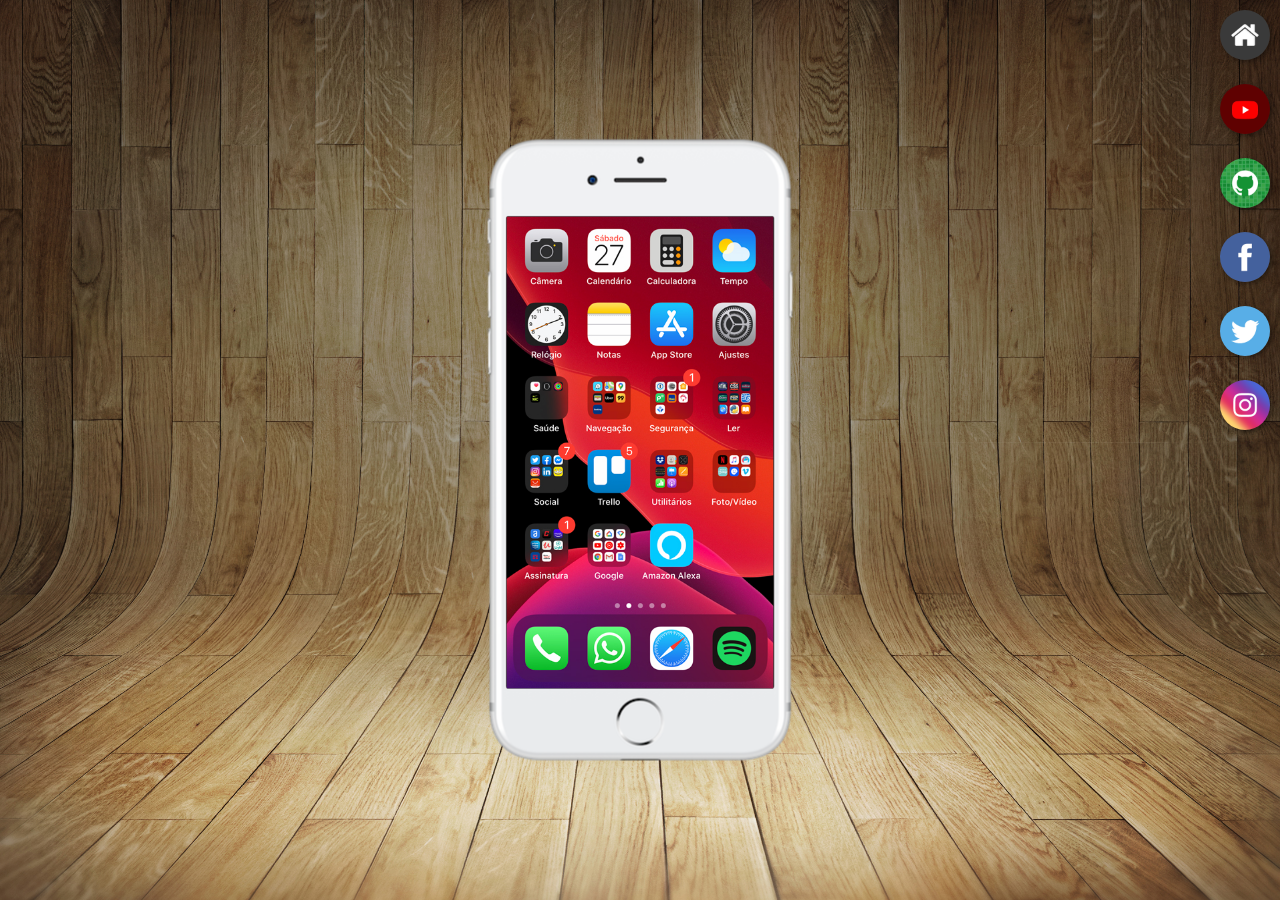
<file: index.html>
<!DOCTYPE html>
<html lang="pt-pt">
<head>
    <meta charset="UTF-8">
    <meta name="viewport" content="width=device-width, initial-scale=1.0">
    <link rel="shortcut icon" href="Simpleicons-Team-Simple-Nike.512.png" type="image/x-icon">
    <title>Projeto redes sociais</title>
    <link rel="stylesheet" href="estilos/style.css">
</head>
<body>
    <main>
        <section id="telefone">
            <iframe src="home.html" name="tela" id="tela" frameborder="0">
                navegador não é compatível com isso
            </iframe>
        </section>
        <section id="redes-sociais">
            <a href="home.html" target="tela"><img src="imagens/logo-home.jpg" alt="home"></a>
            <br>
            <a href="youtube.html" target="tela"><img src="imagens/logo-youtube.jpg" alt="youtube"></a>
            <br>
            <a href="github.html" target="tela"><img src="imagens/logo-github.jpg" alt="github"></a>
            <br>
            <a href="facebook.html" target="tela"><img src="imagens/logo-facebook.jpg" alt="facebook"></a>
            <br>
            <a href="twitter.html" target="tela"><img src="imagens/logo-twitter.jpg" alt="twitter"></a>
            <br>
            <a href="instagram.html" target="tela"><img src="imagens/logo-instagram.jpg" alt="instagram"></a><br>
        </section>
    </main>
</body>
</html>
</file>
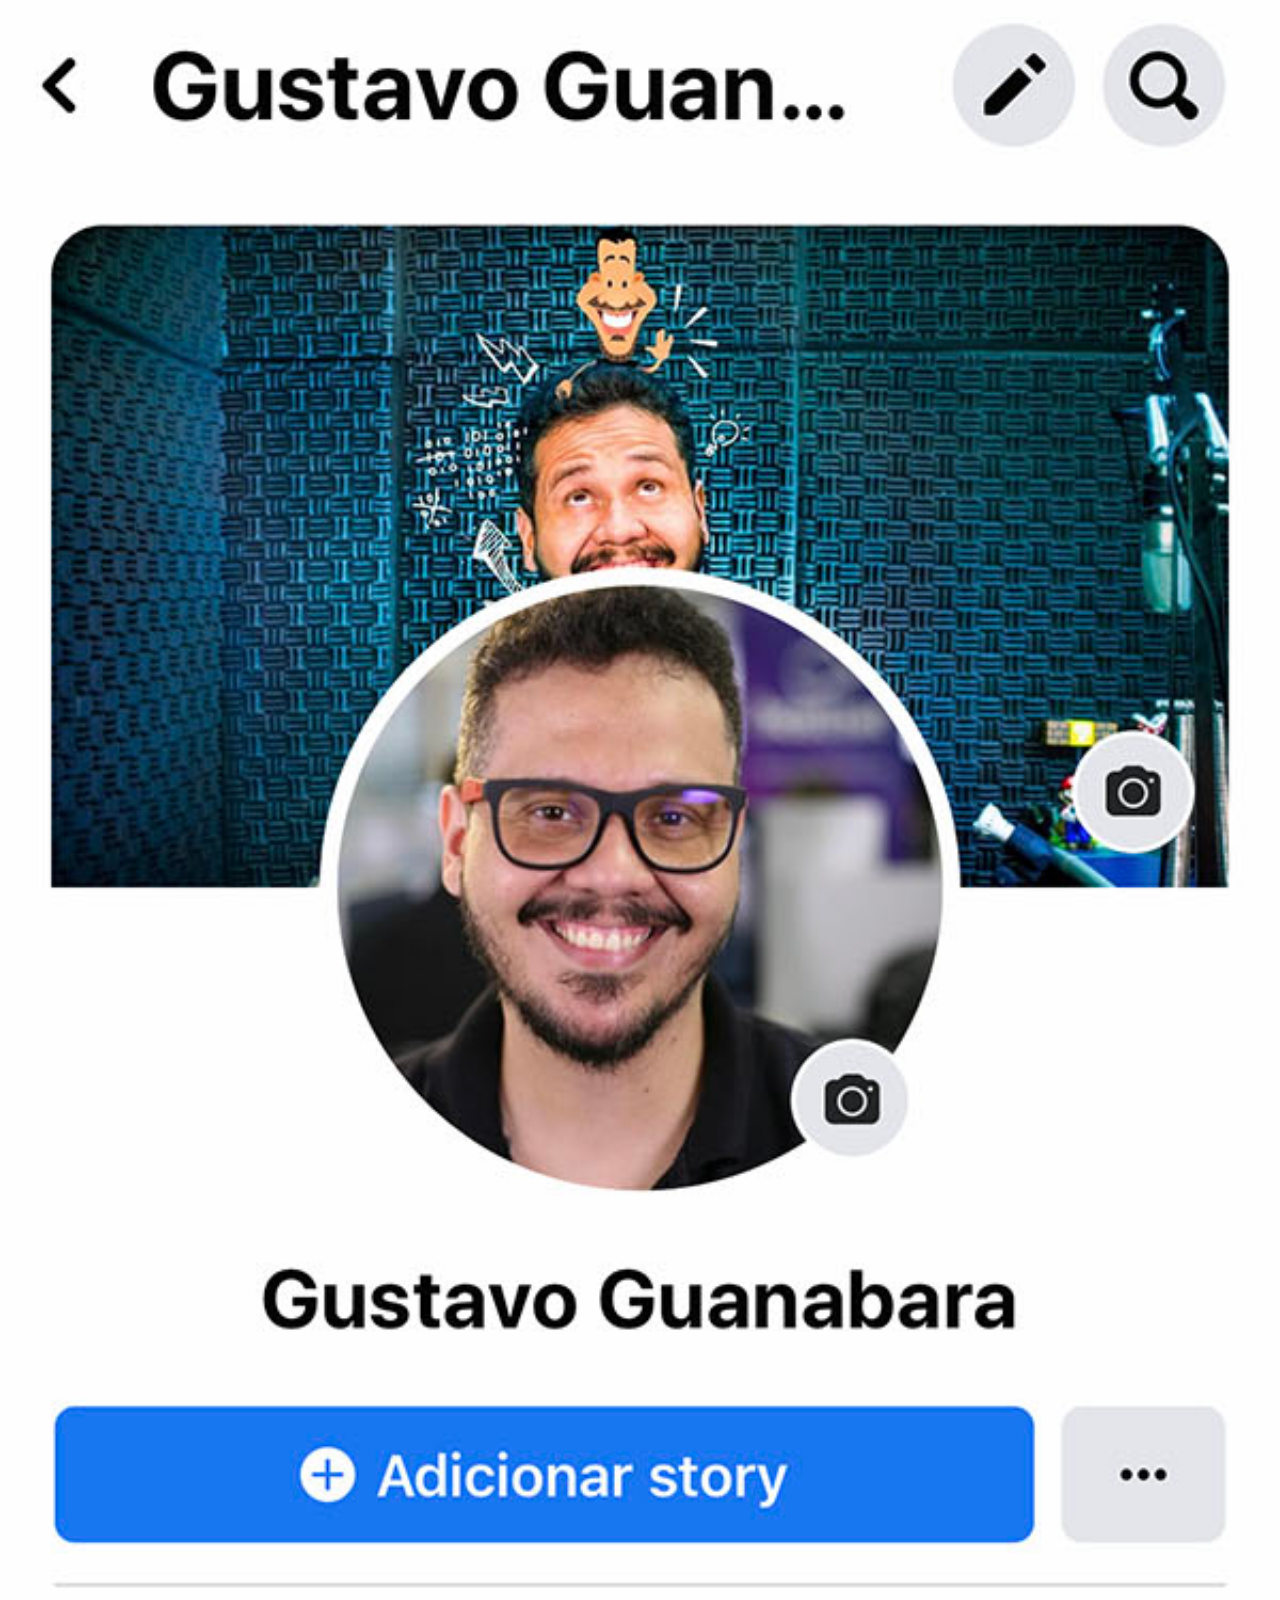
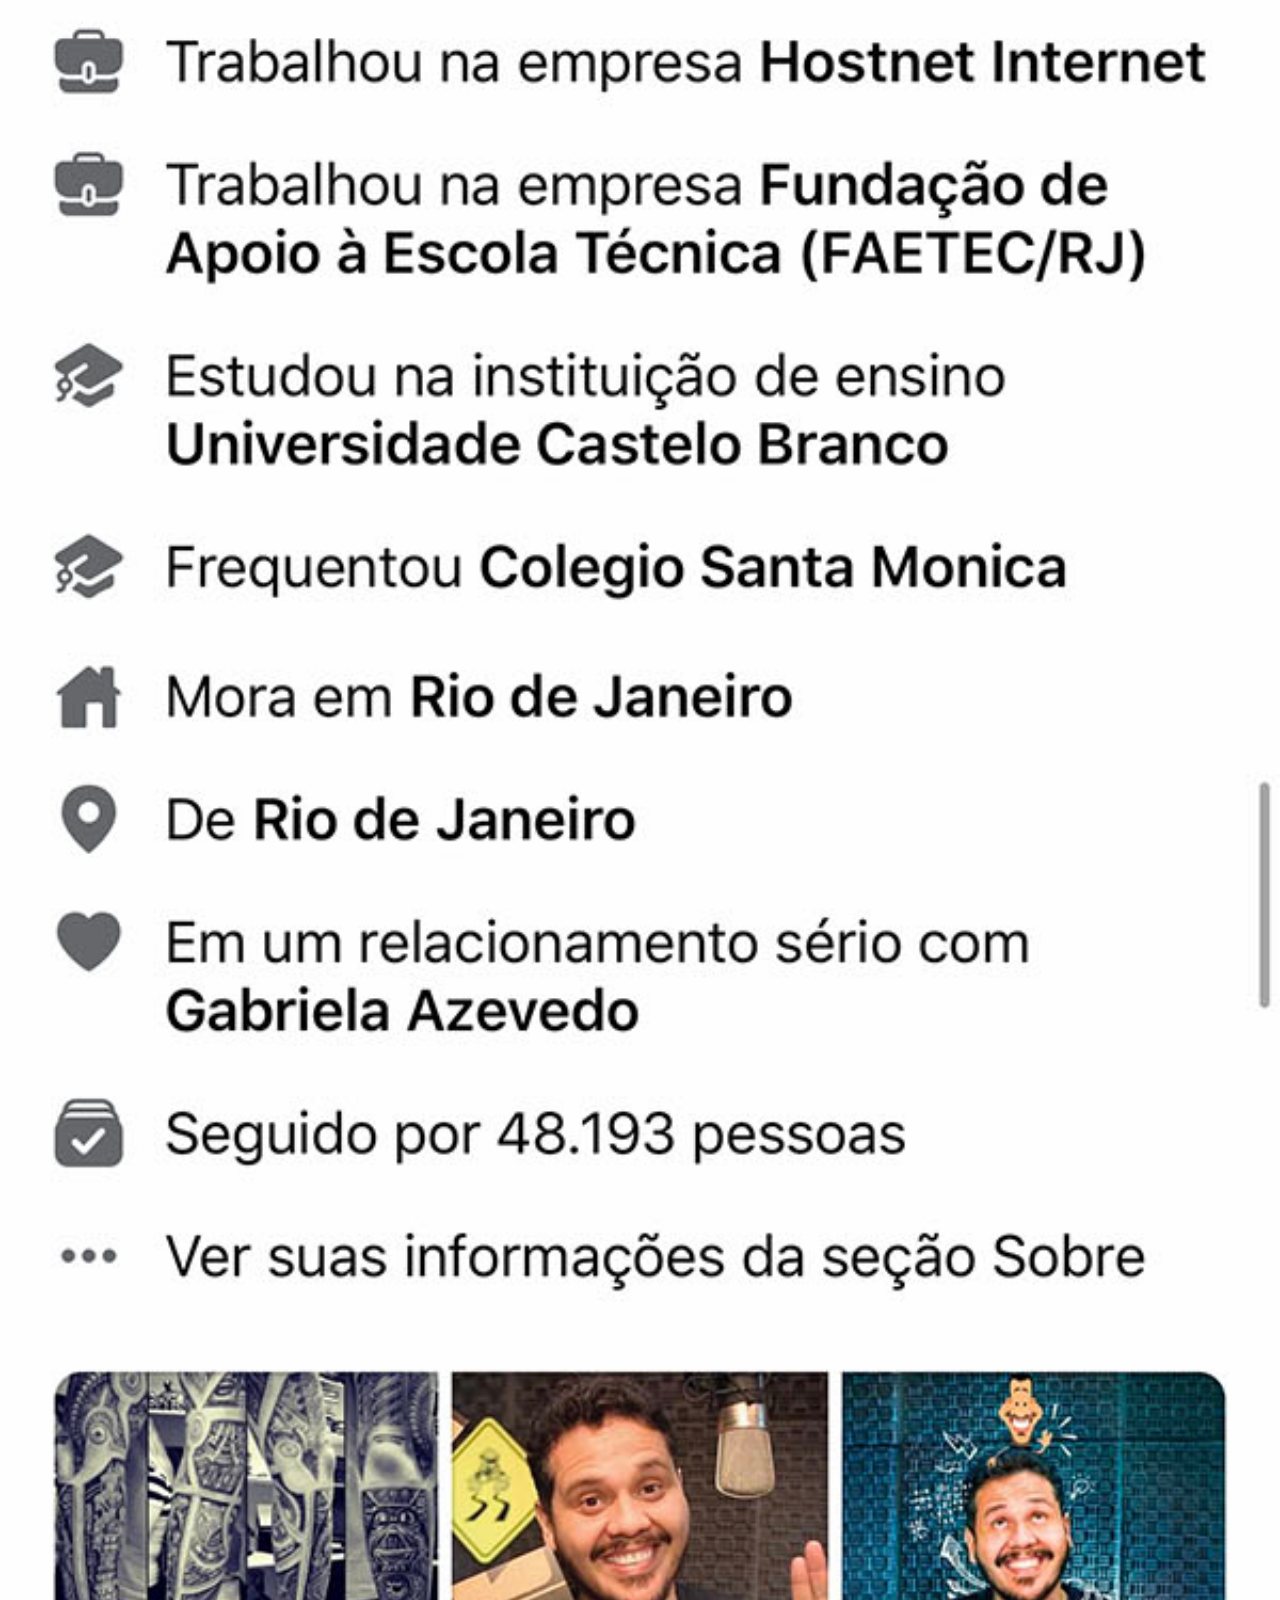
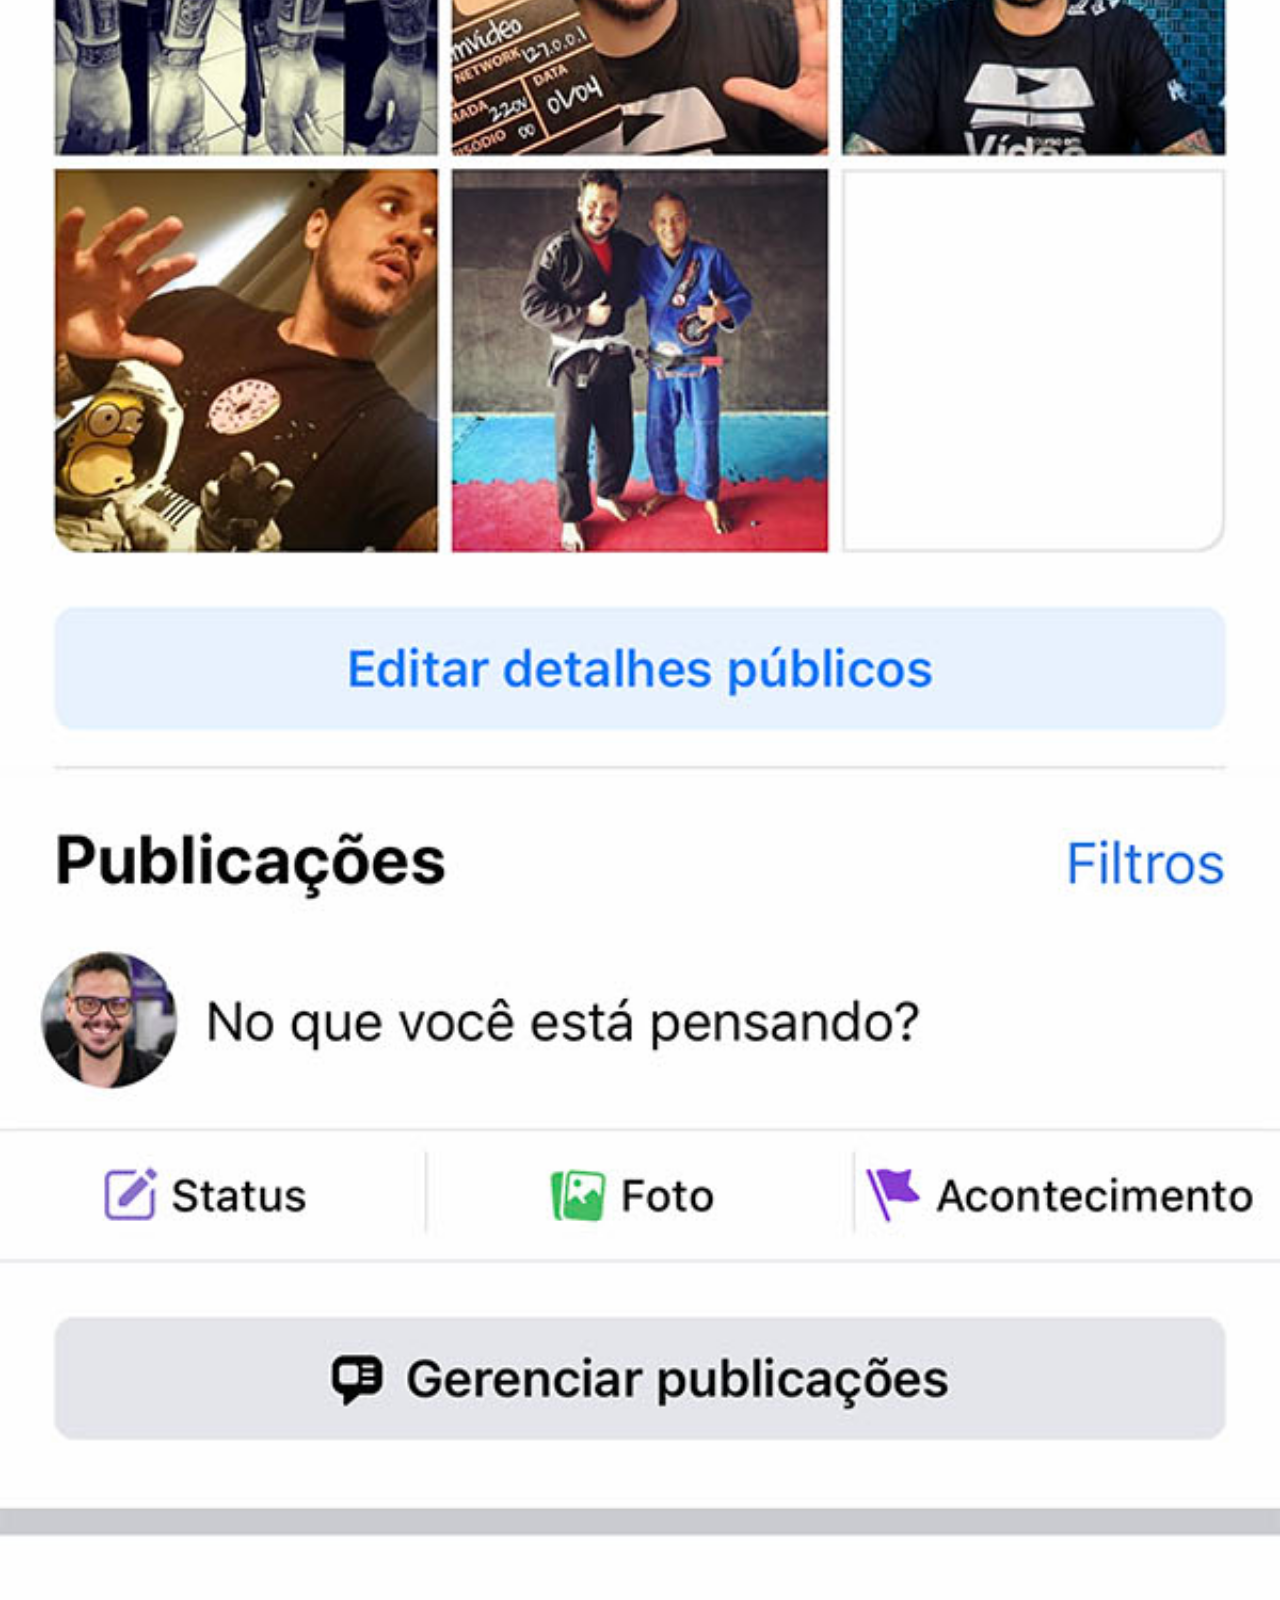
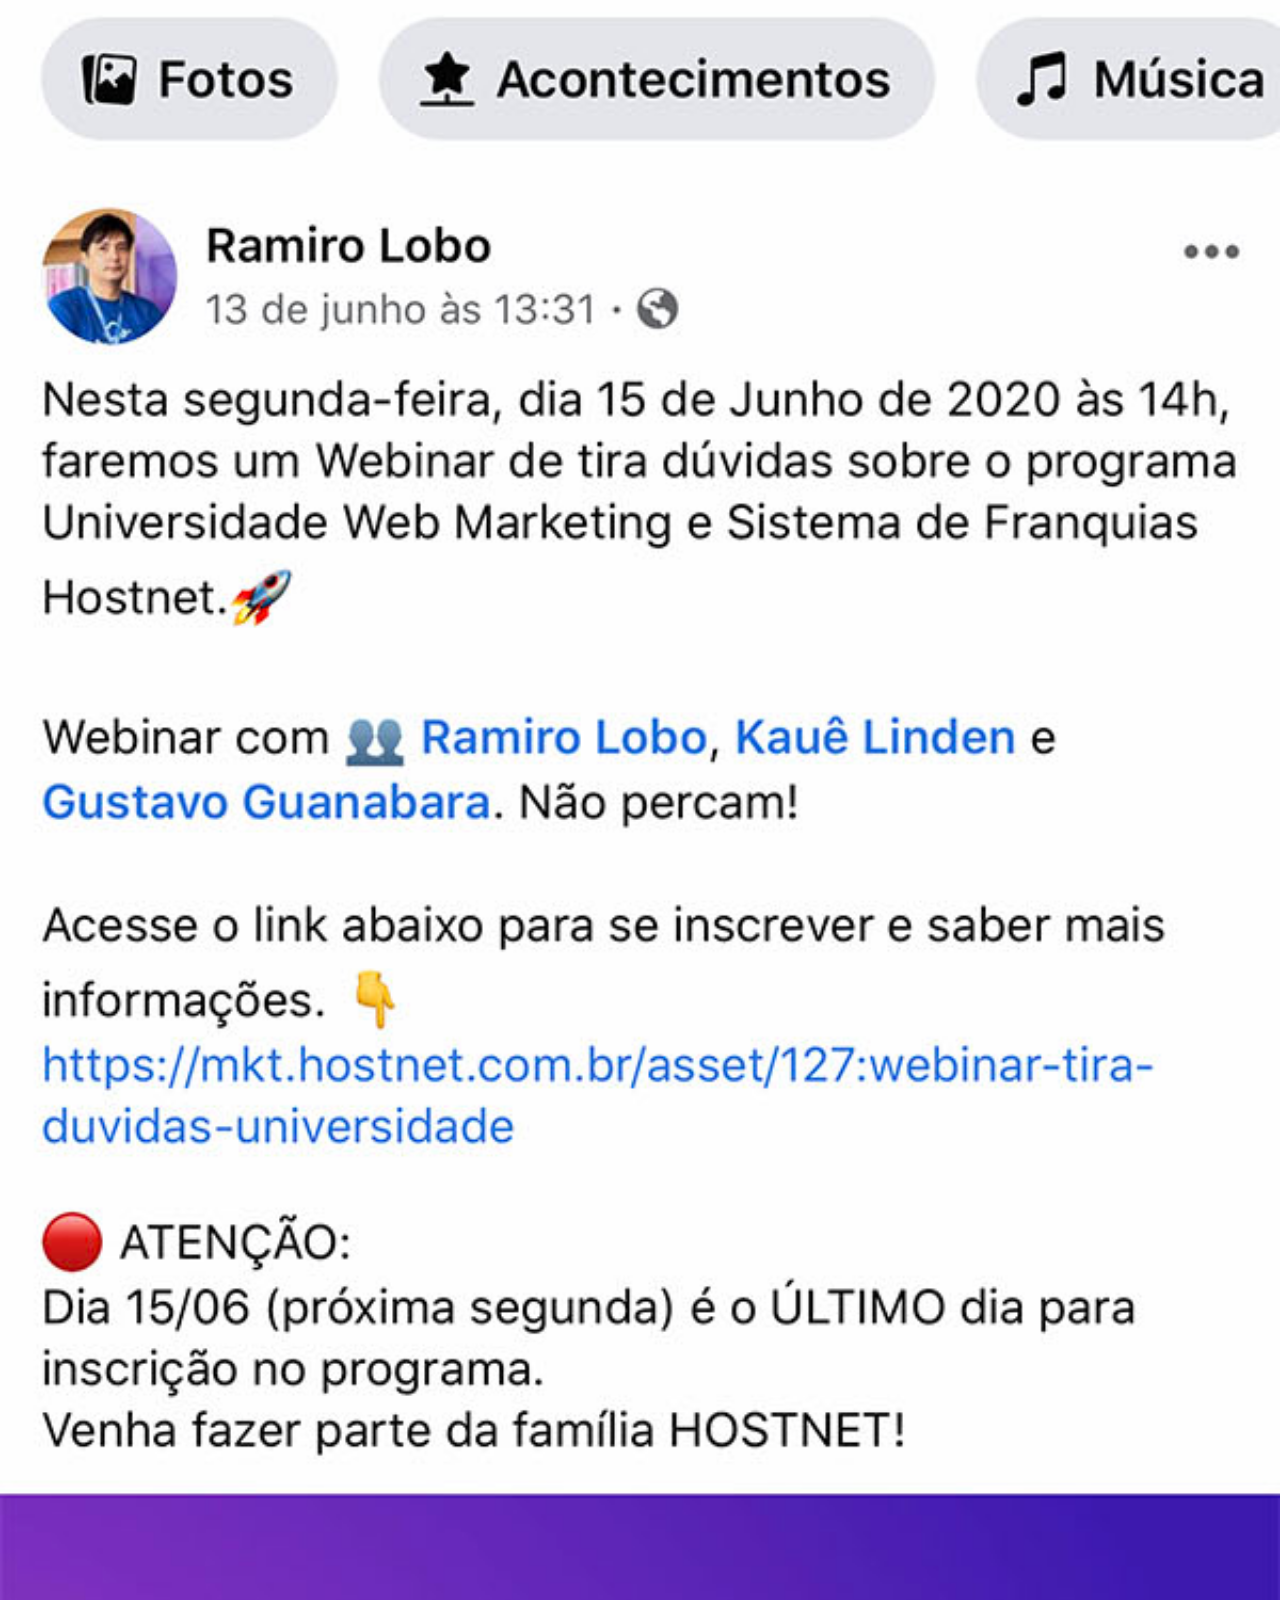
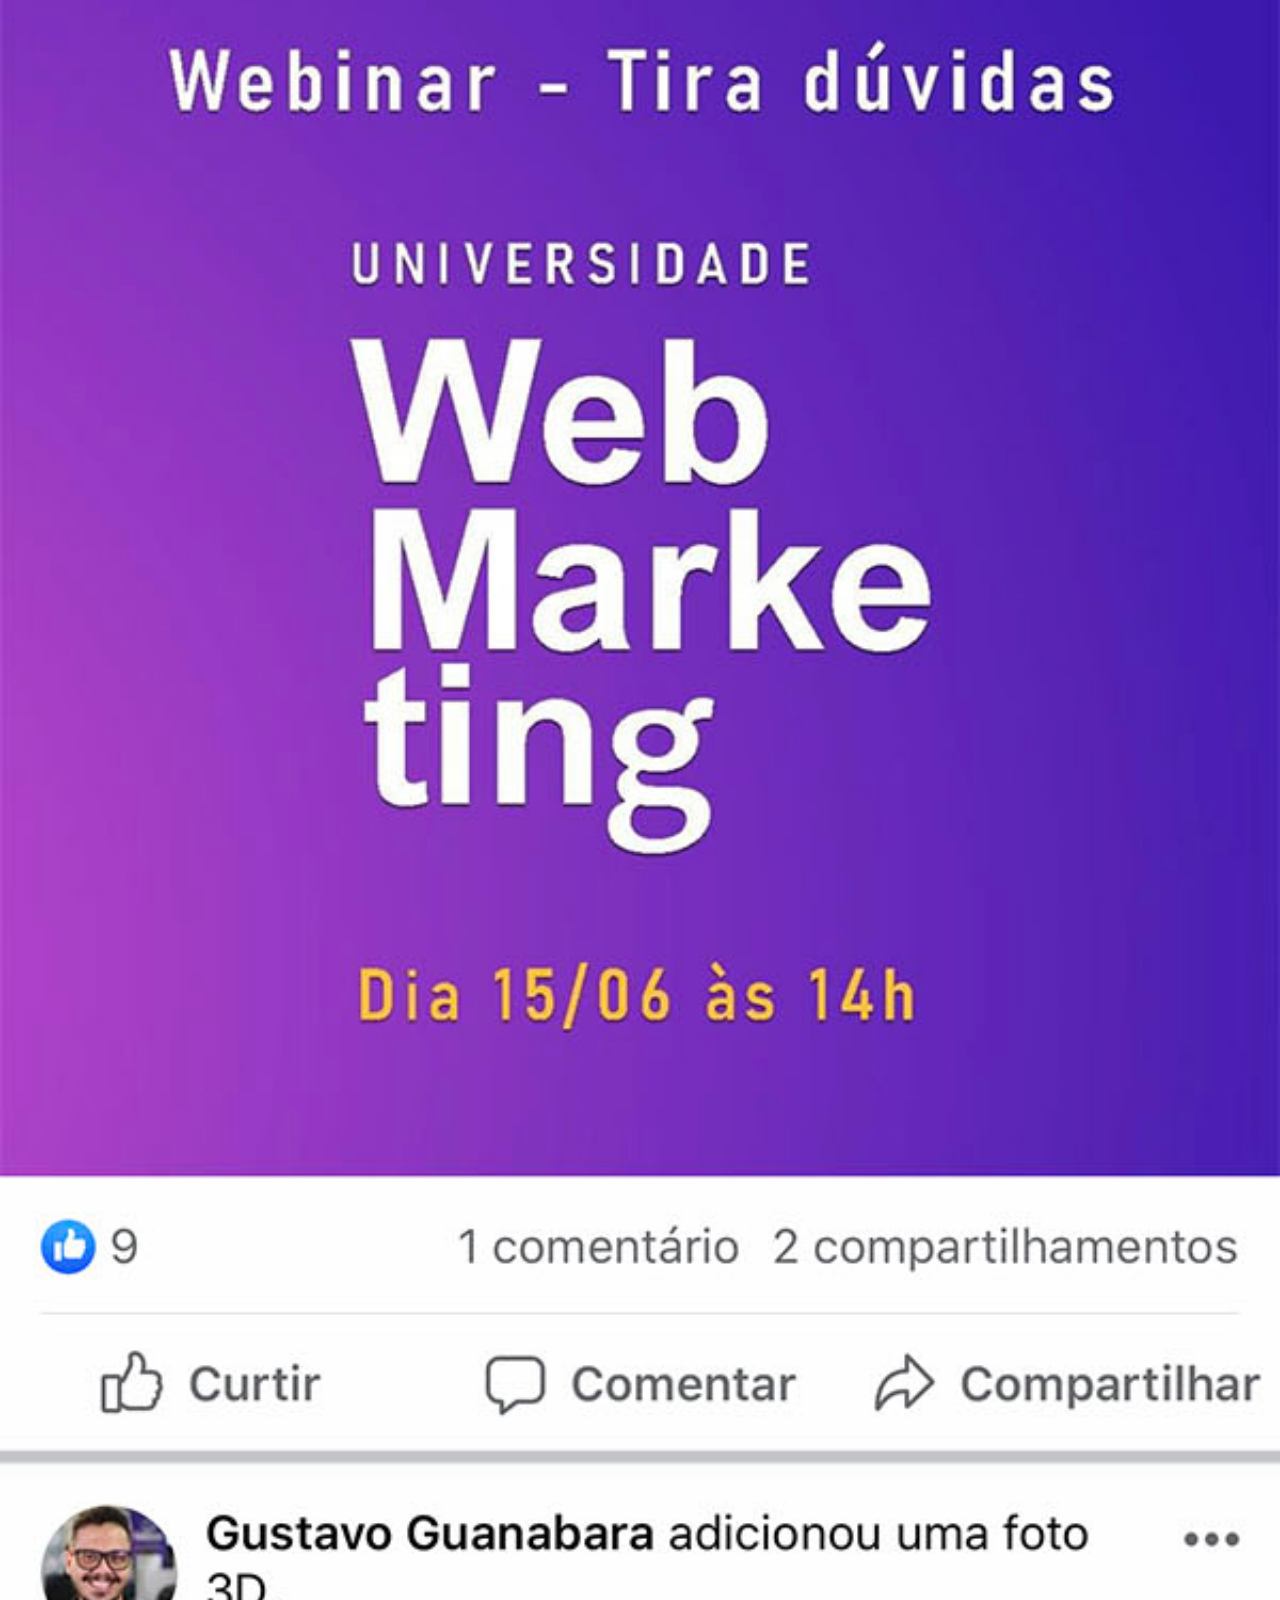
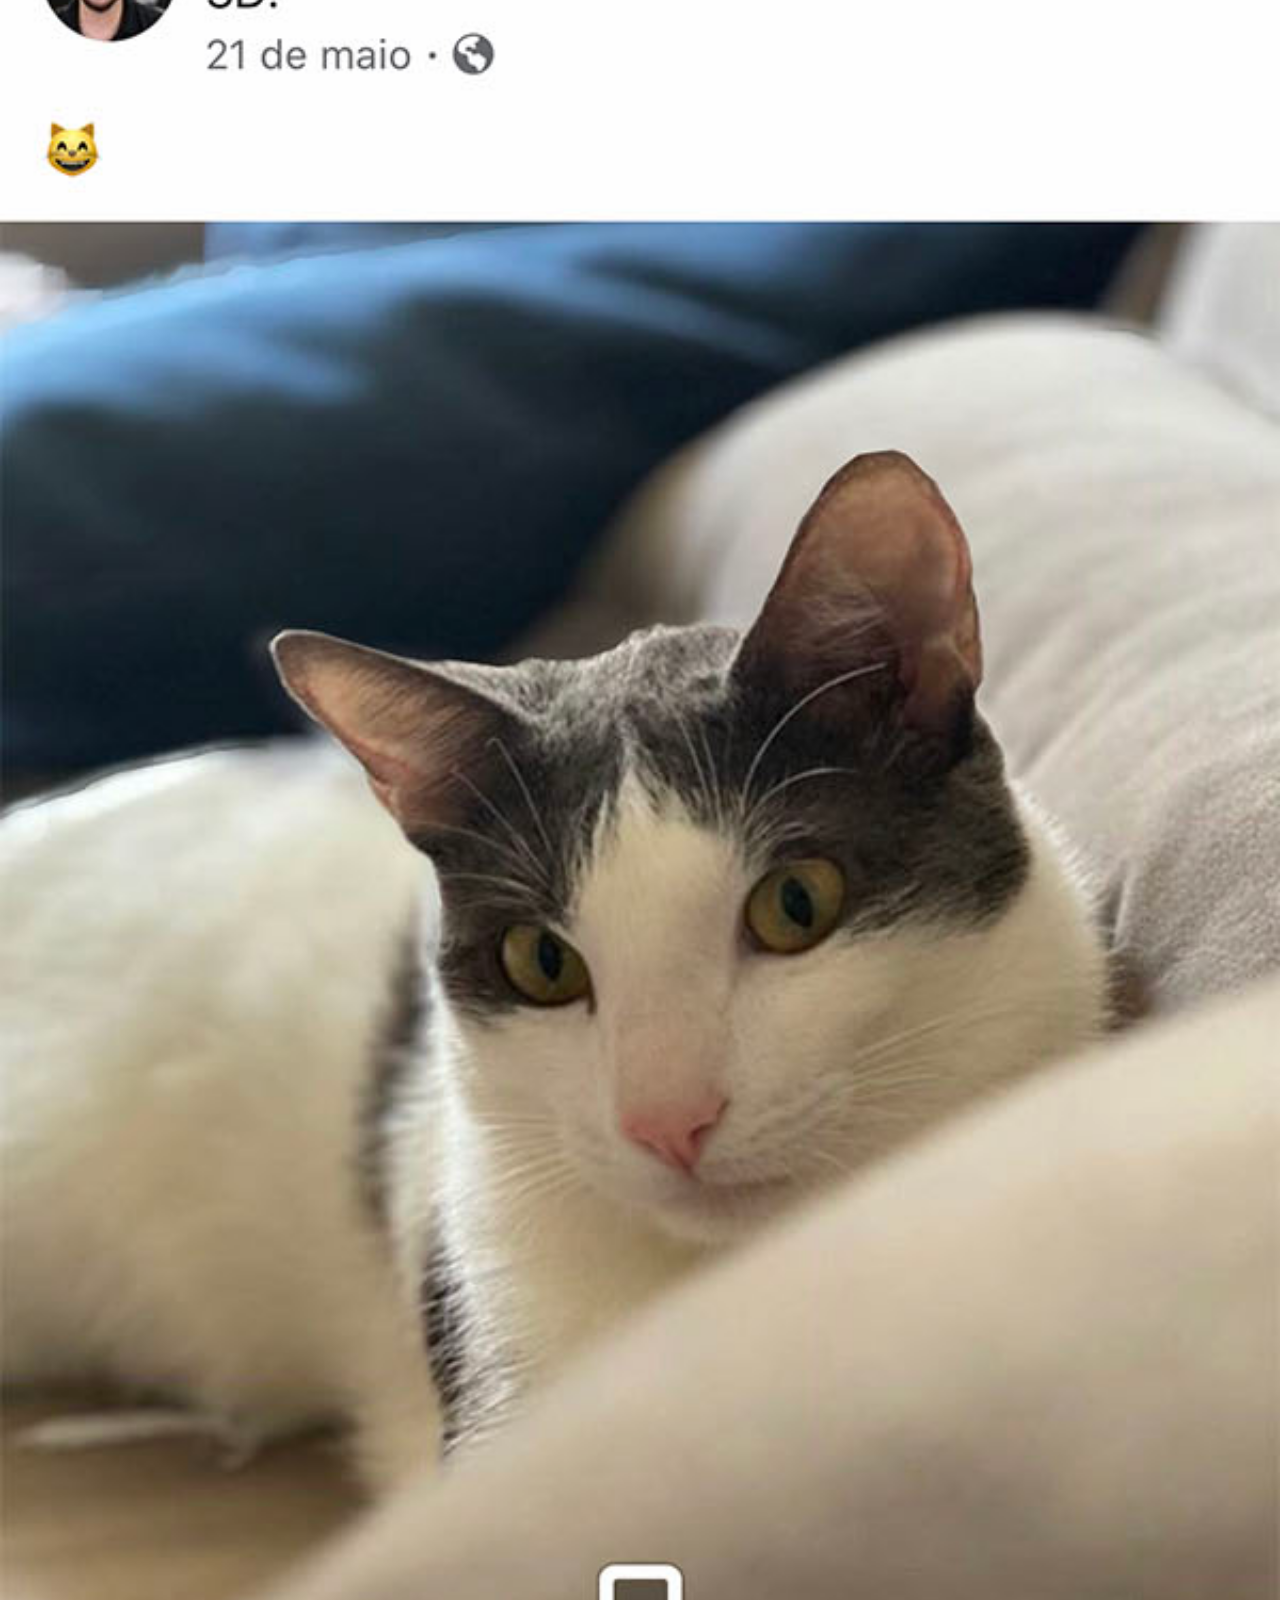
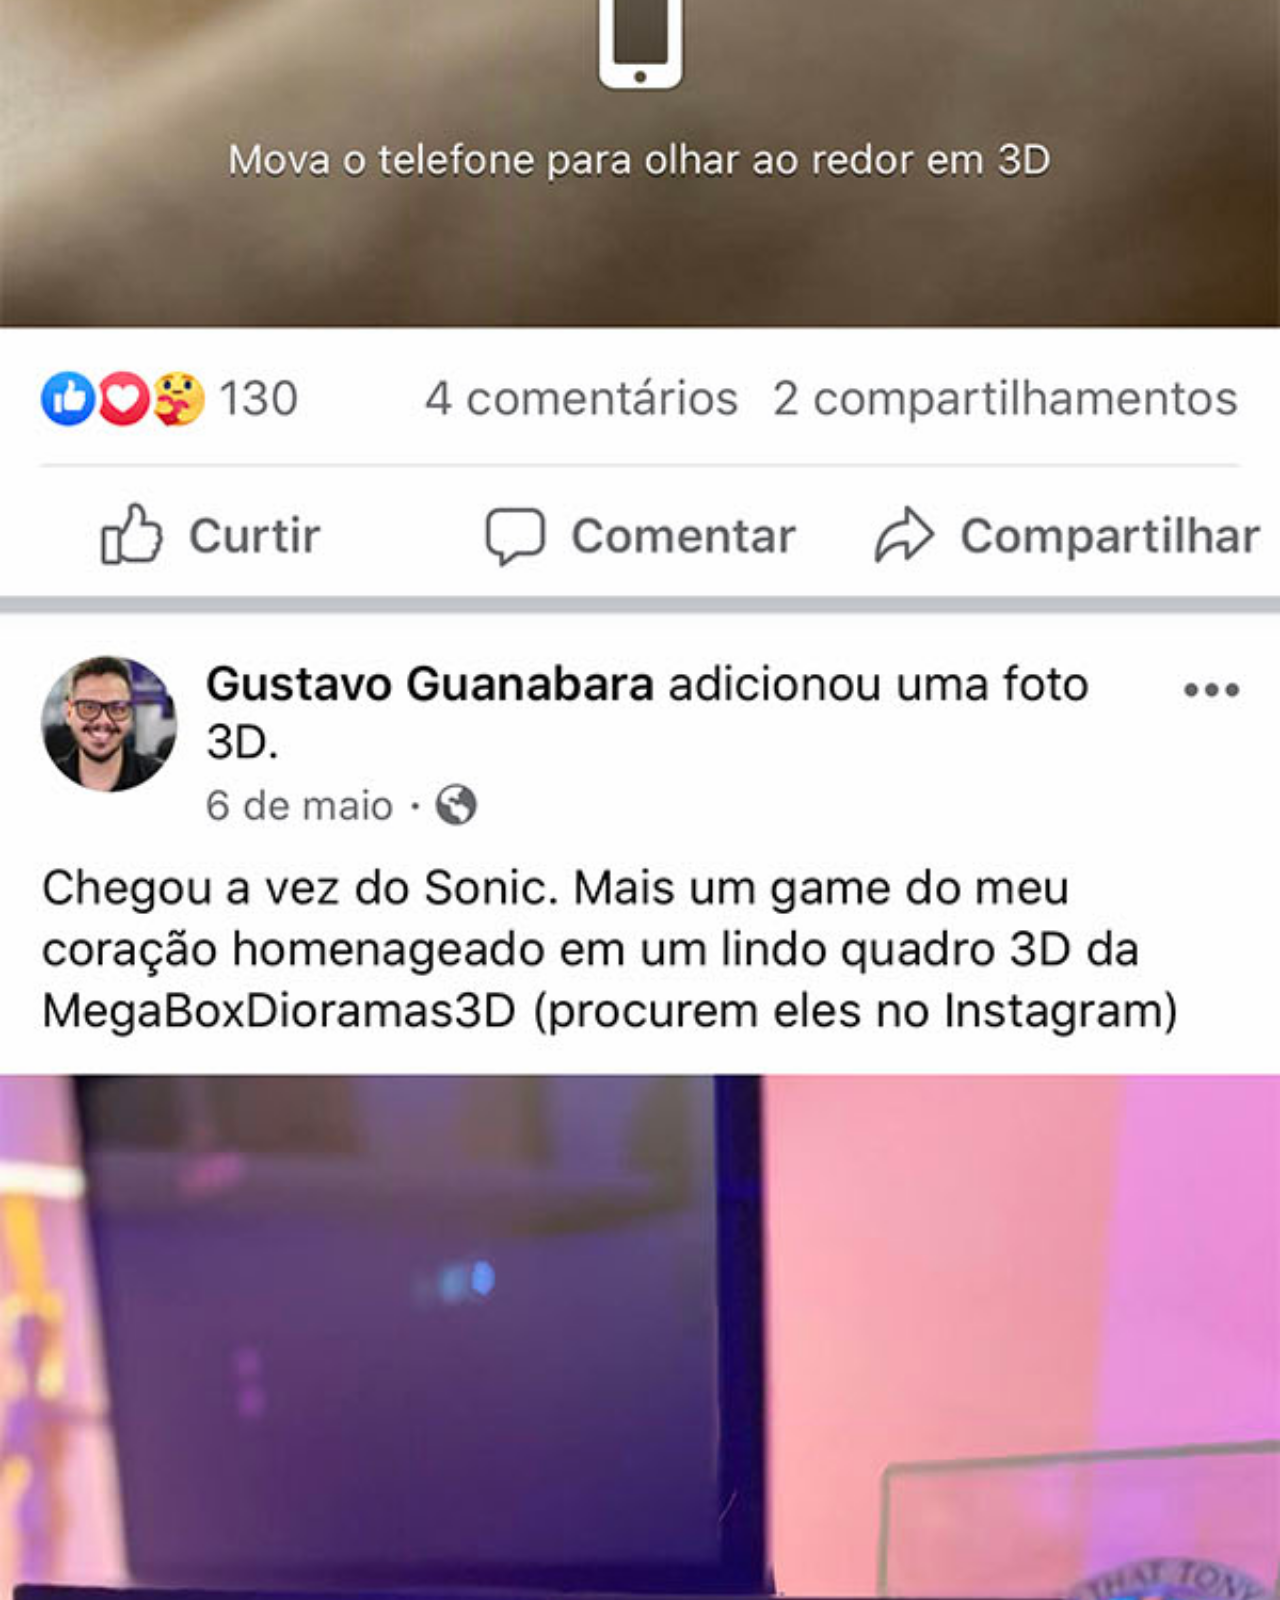
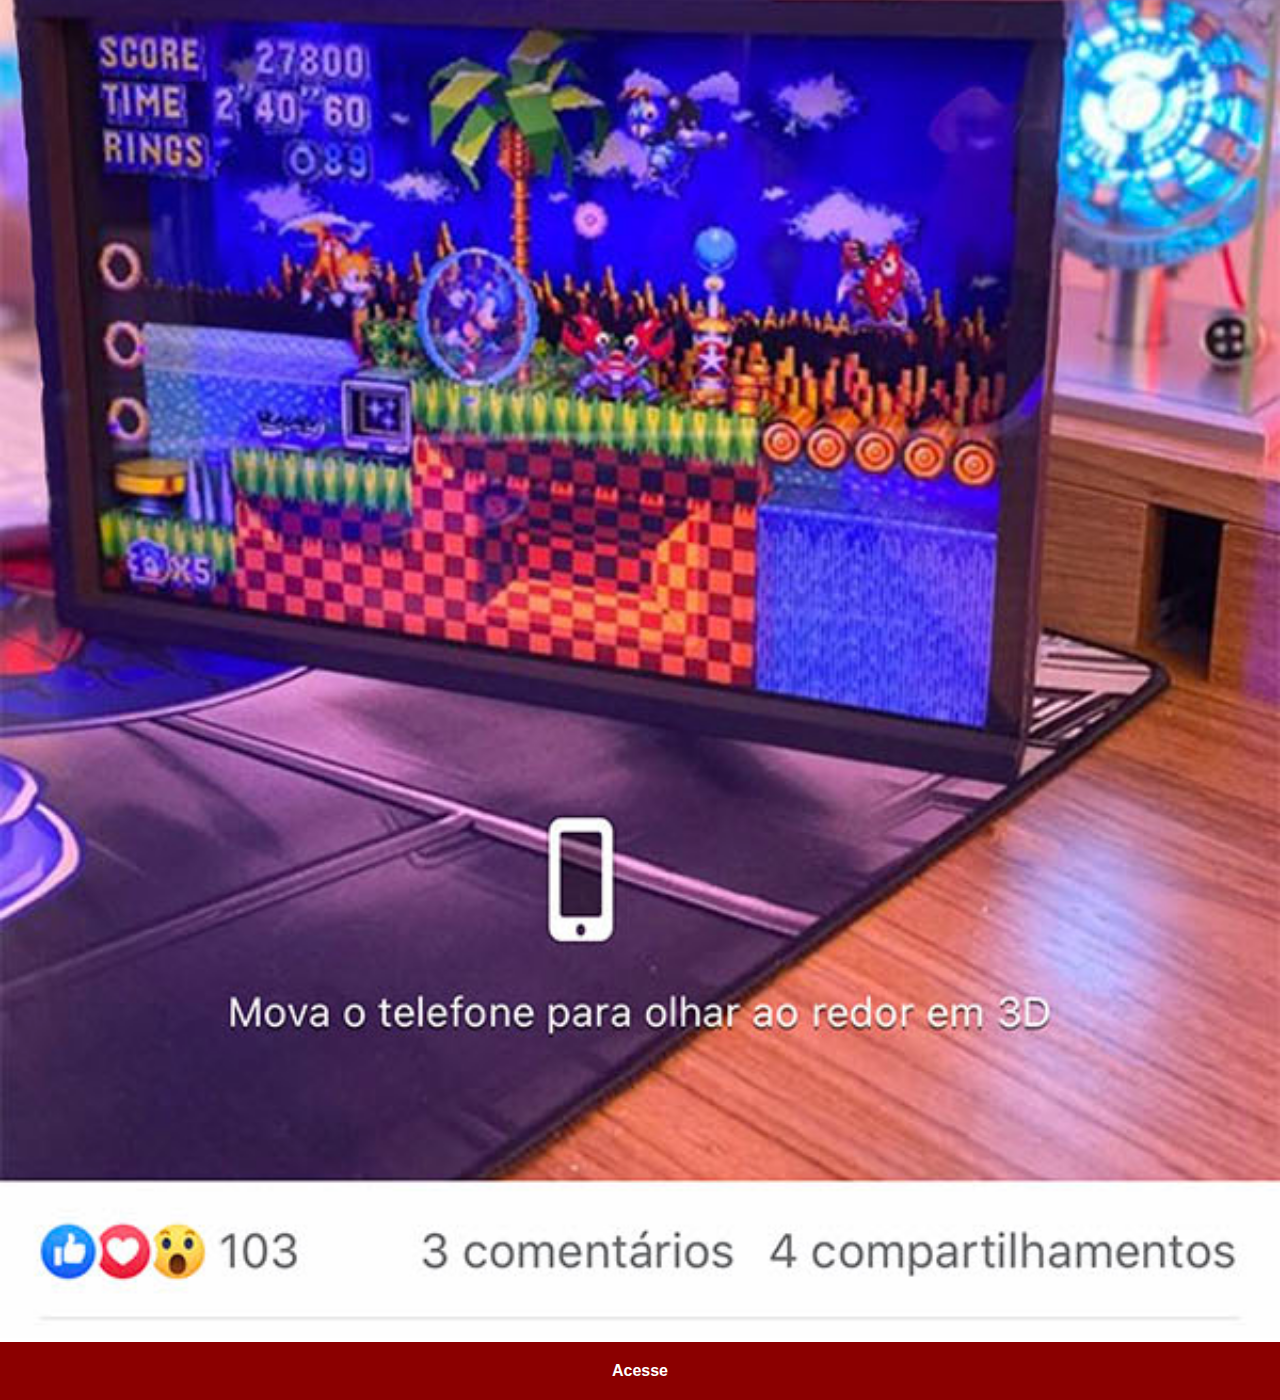
<file: facebook.html>
<!DOCTYPE html>
<html lang="pt-pt">
<head>
    <meta charset="UTF-8">
    <meta name="viewport" content="width=device-width, initial-scale=1.0">
    <title>facebook</title>
    <link rel="stylesheet" href="estilos/social.css">
</head>
<body>
    <img src="imagens/tela-facebook.jpg" alt="tela facebook">
    <a href="https://www.facebook.com/" target="_blank" rel="noopener">Acesse</a>
</body>
</html>
</file>
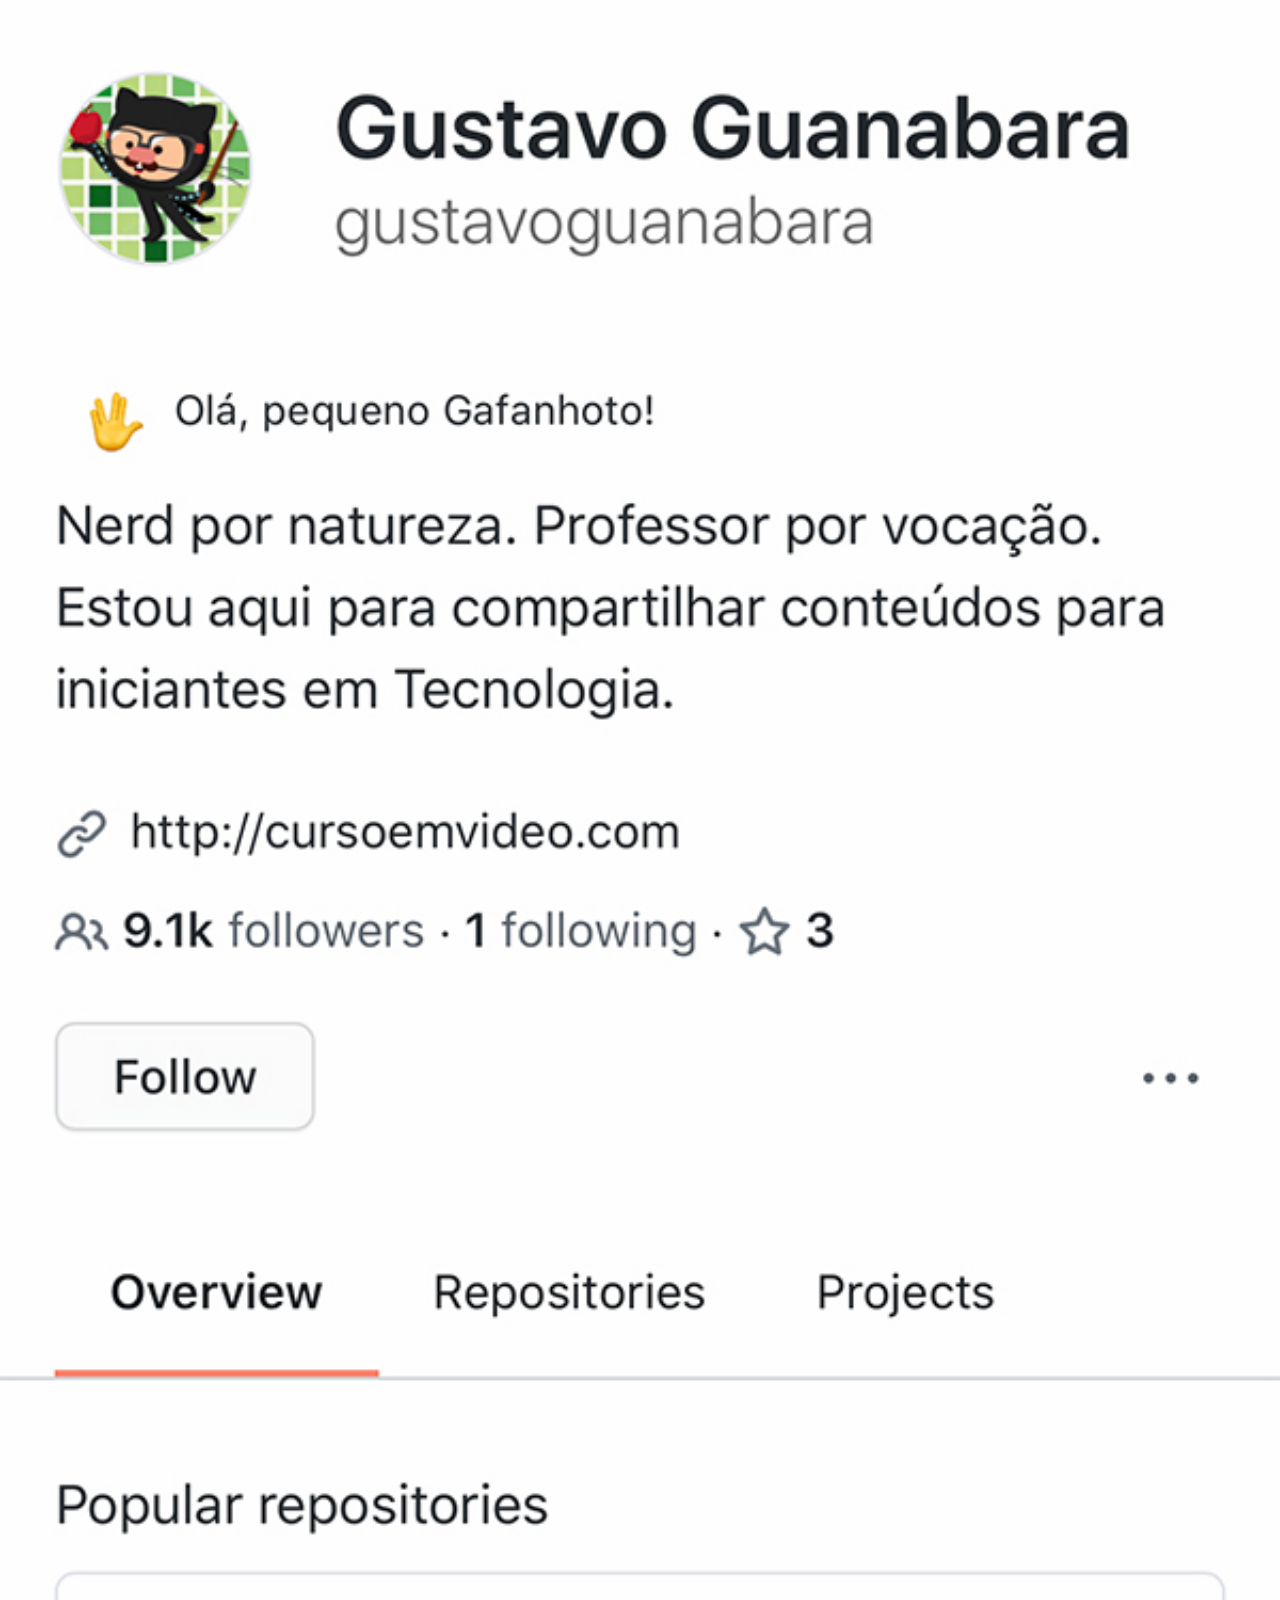
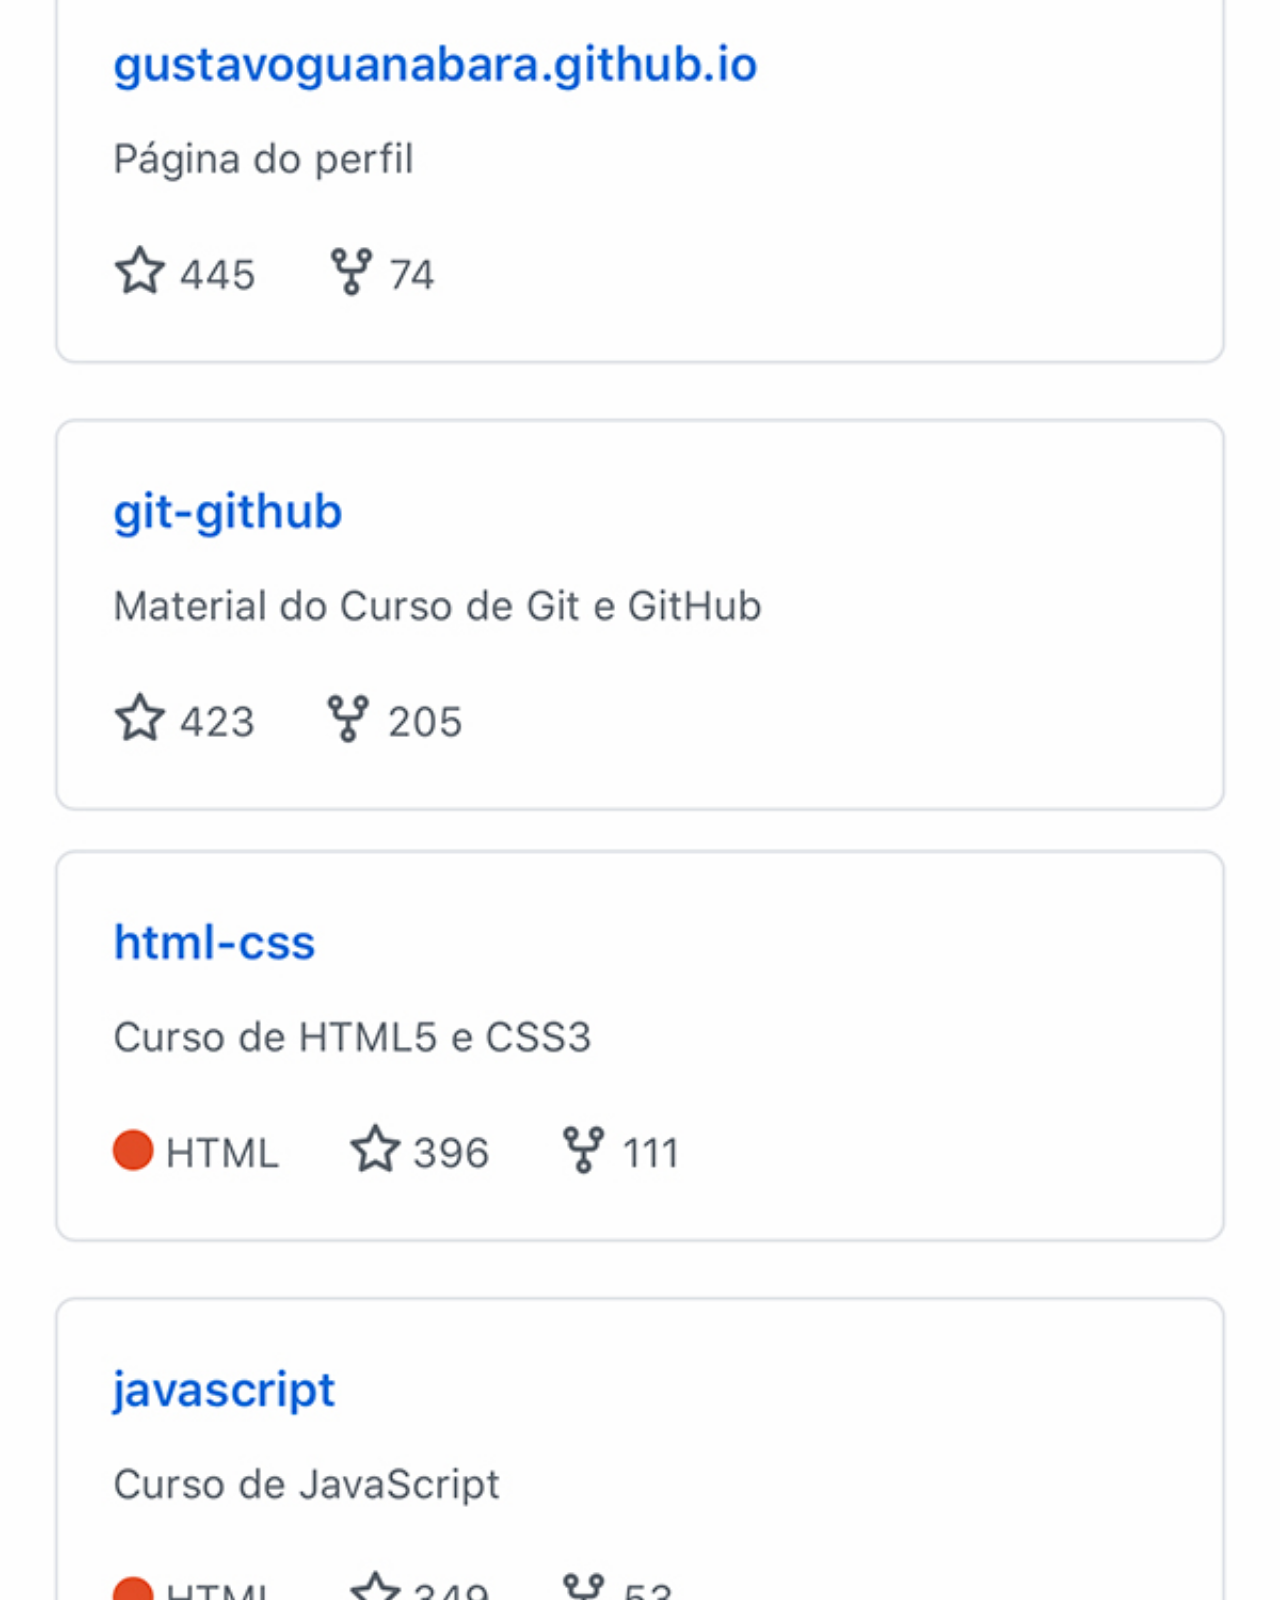
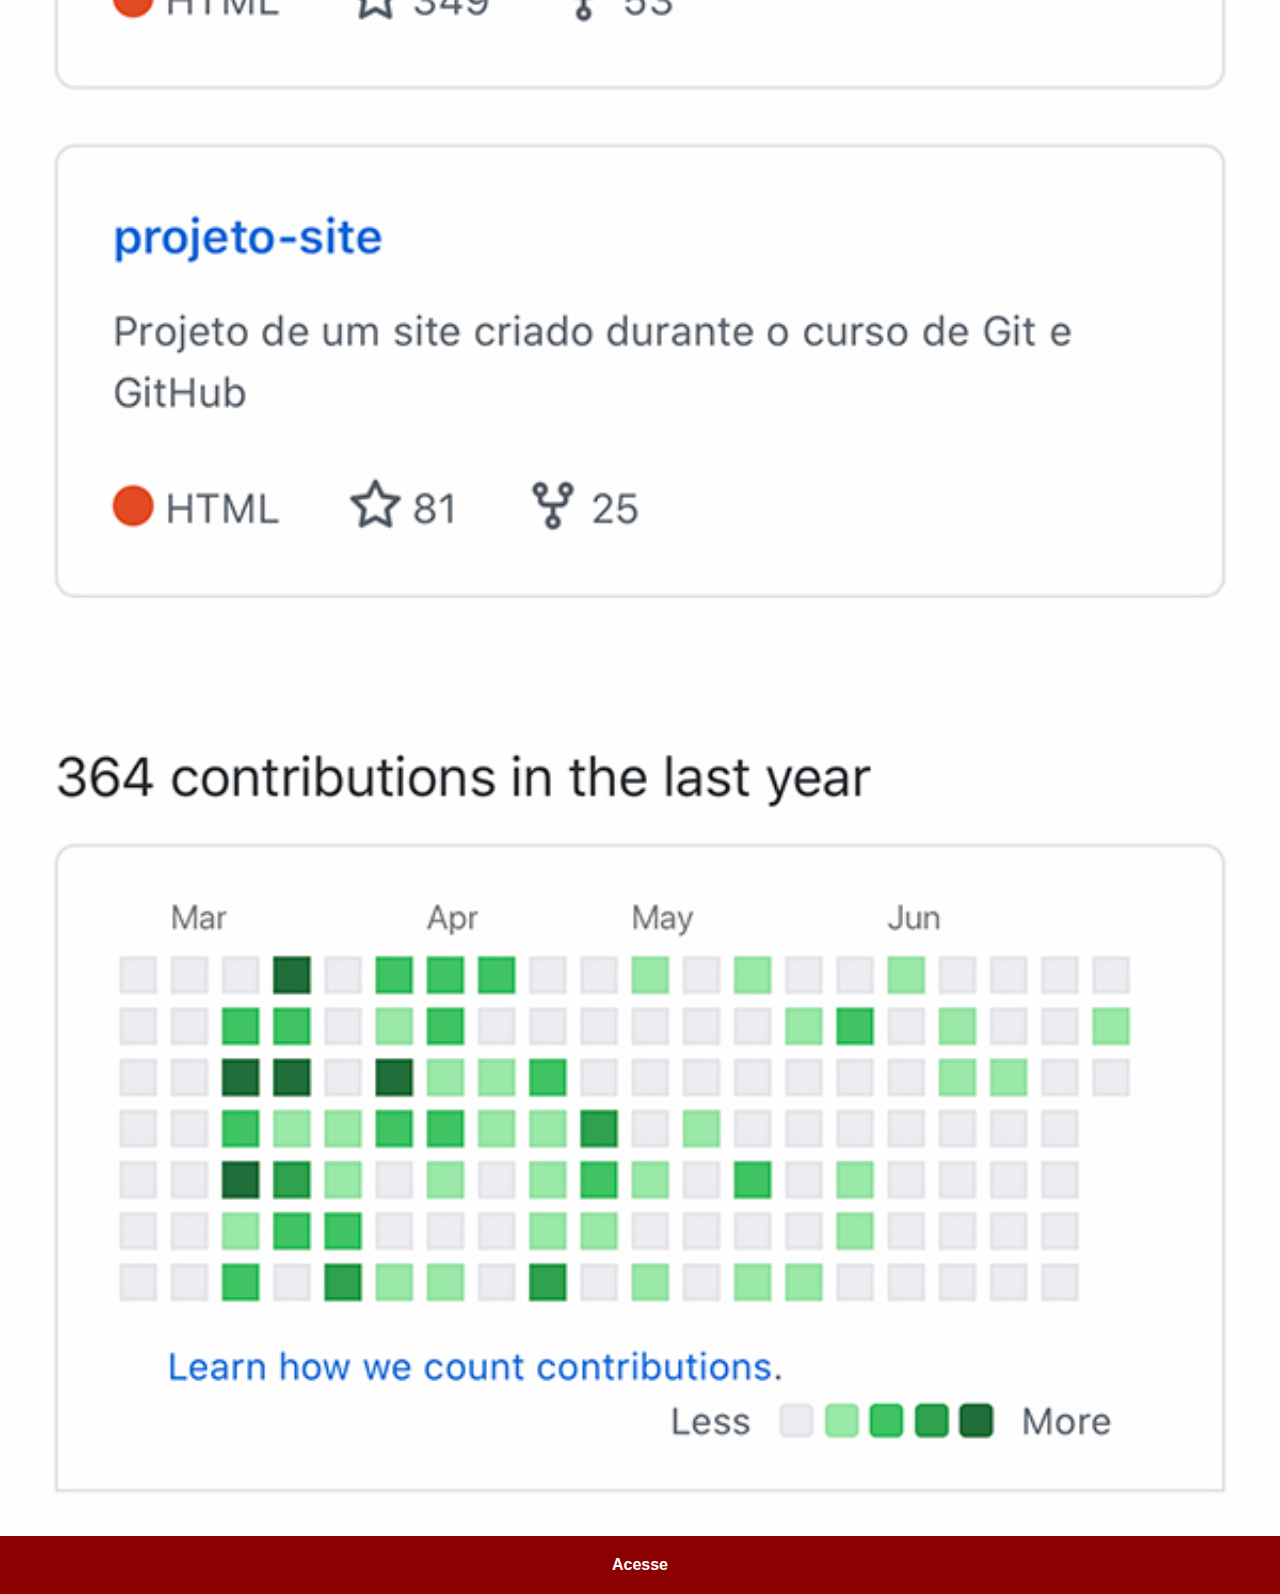
<file: github.html>
<!DOCTYPE html>
<html lang="pt-pt">
<head>
    <meta charset="UTF-8">
    <meta name="viewport" content="width=device-width, initial-scale=1.0">
    <title>github</title>
    <link rel="stylesheet" href="estilos/social.css">
</head>
<body>
    <img src="imagens/tela-github.jpg" alt="tela github">
    <a href="https://github.com/" target="_blank" rel="noopener">Acesse</a>
</body>
</html>
</file>
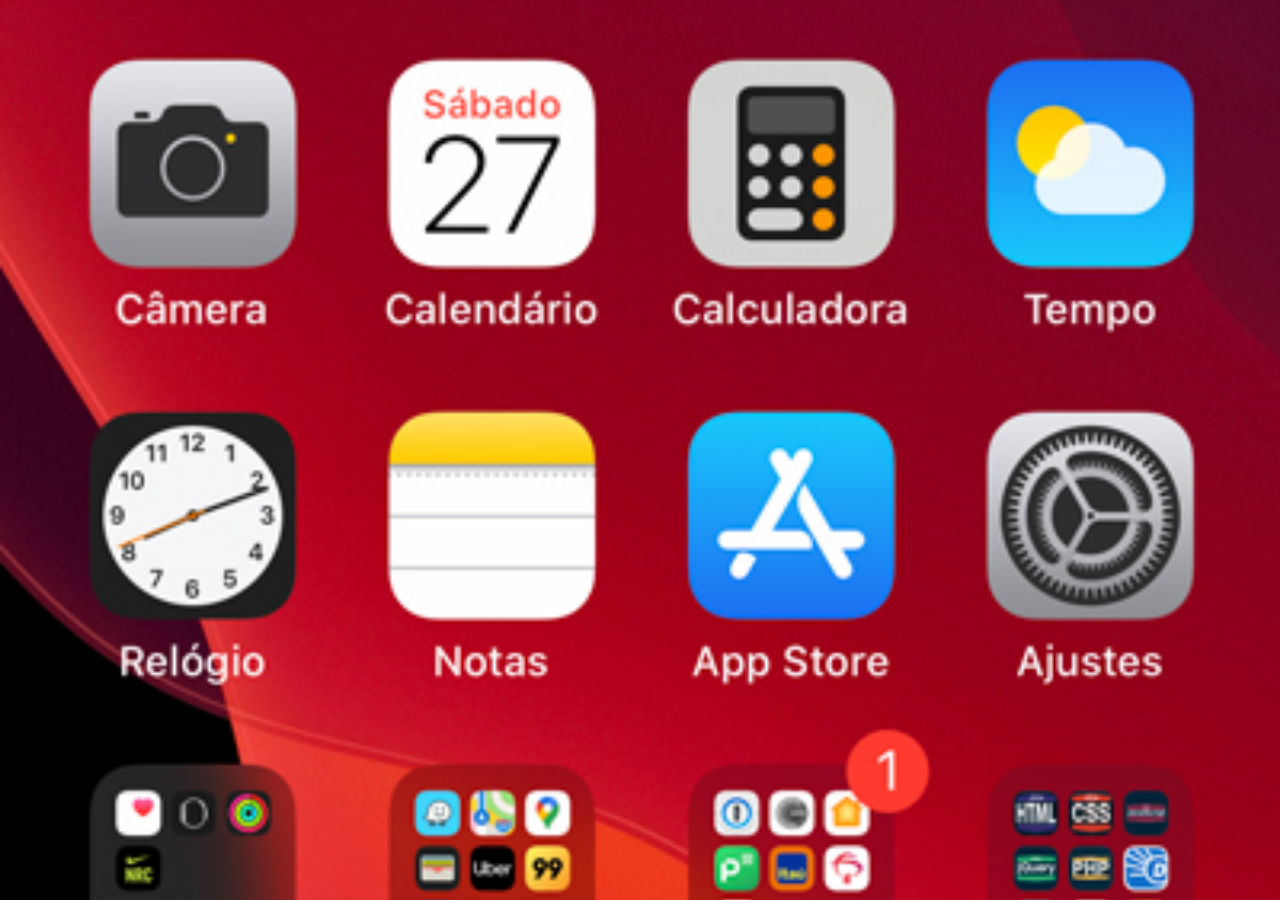
<file: home.html>
<!DOCTYPE html>
<html lang="pt-pt">
<head>
    <meta charset="UTF-8">
    <meta name="viewport" content="width=device-width, initial-scale=1.0">
    <title>home</title>
    <style>
        *{
            margin: 0;
            padding: 0;
        }

        body{
            width: 100vw;
            height: 100vh;
            background: black url(imagens/tela-home.jpg) no-repeat top/cover;
        }
    </style>
</head>
<body>

</body>
</html>
</file>
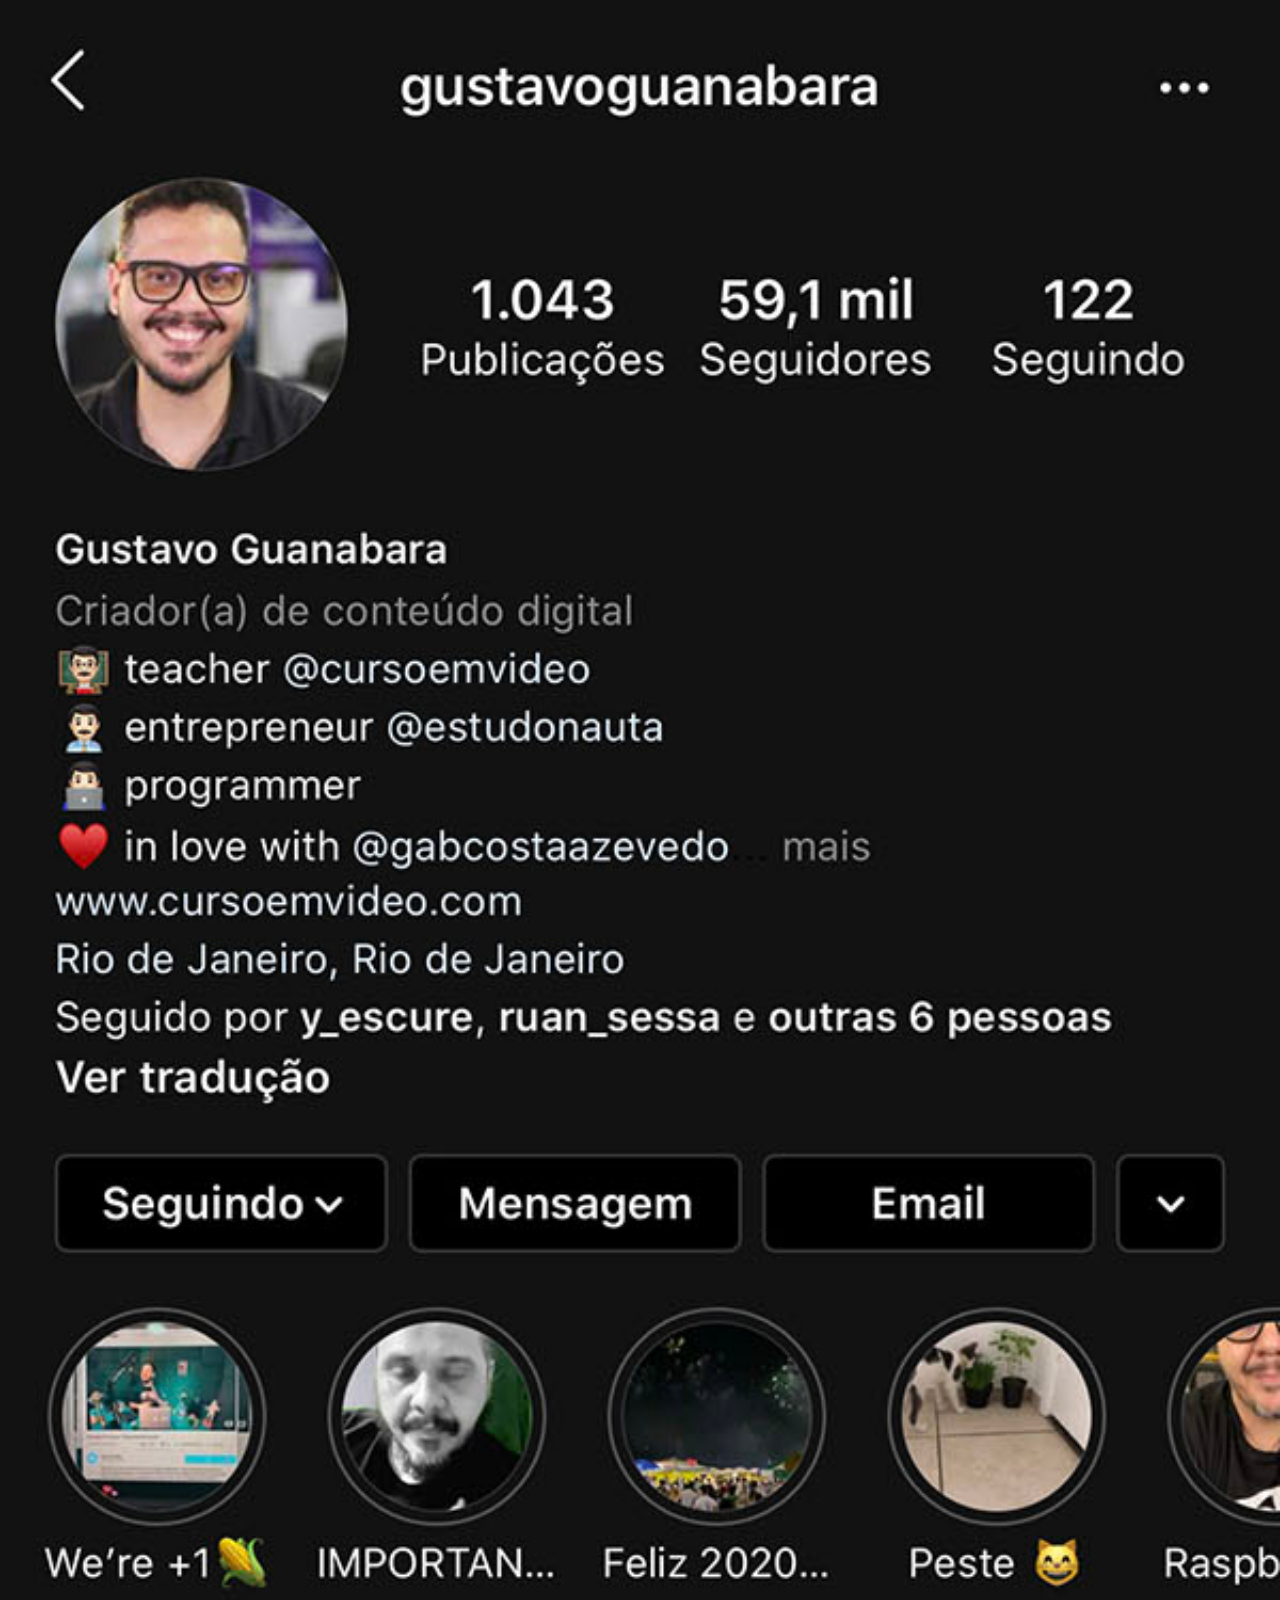
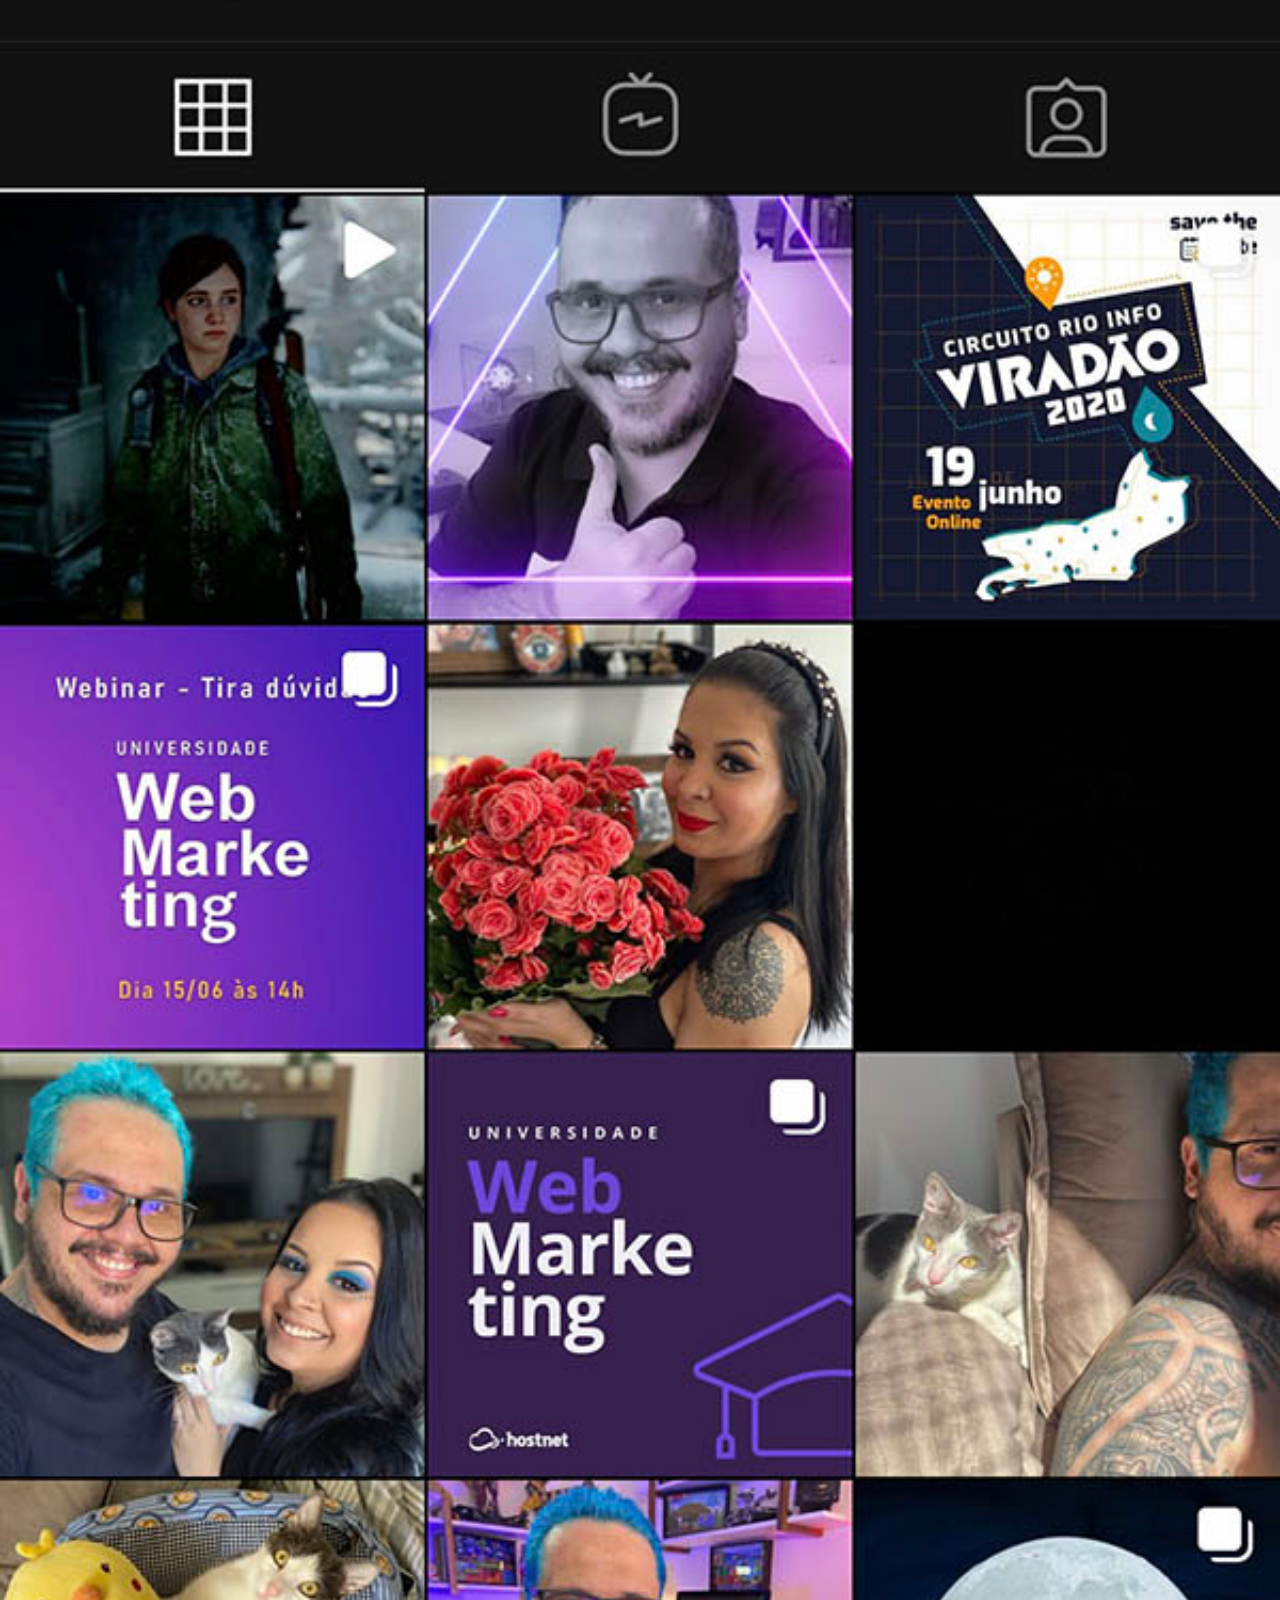
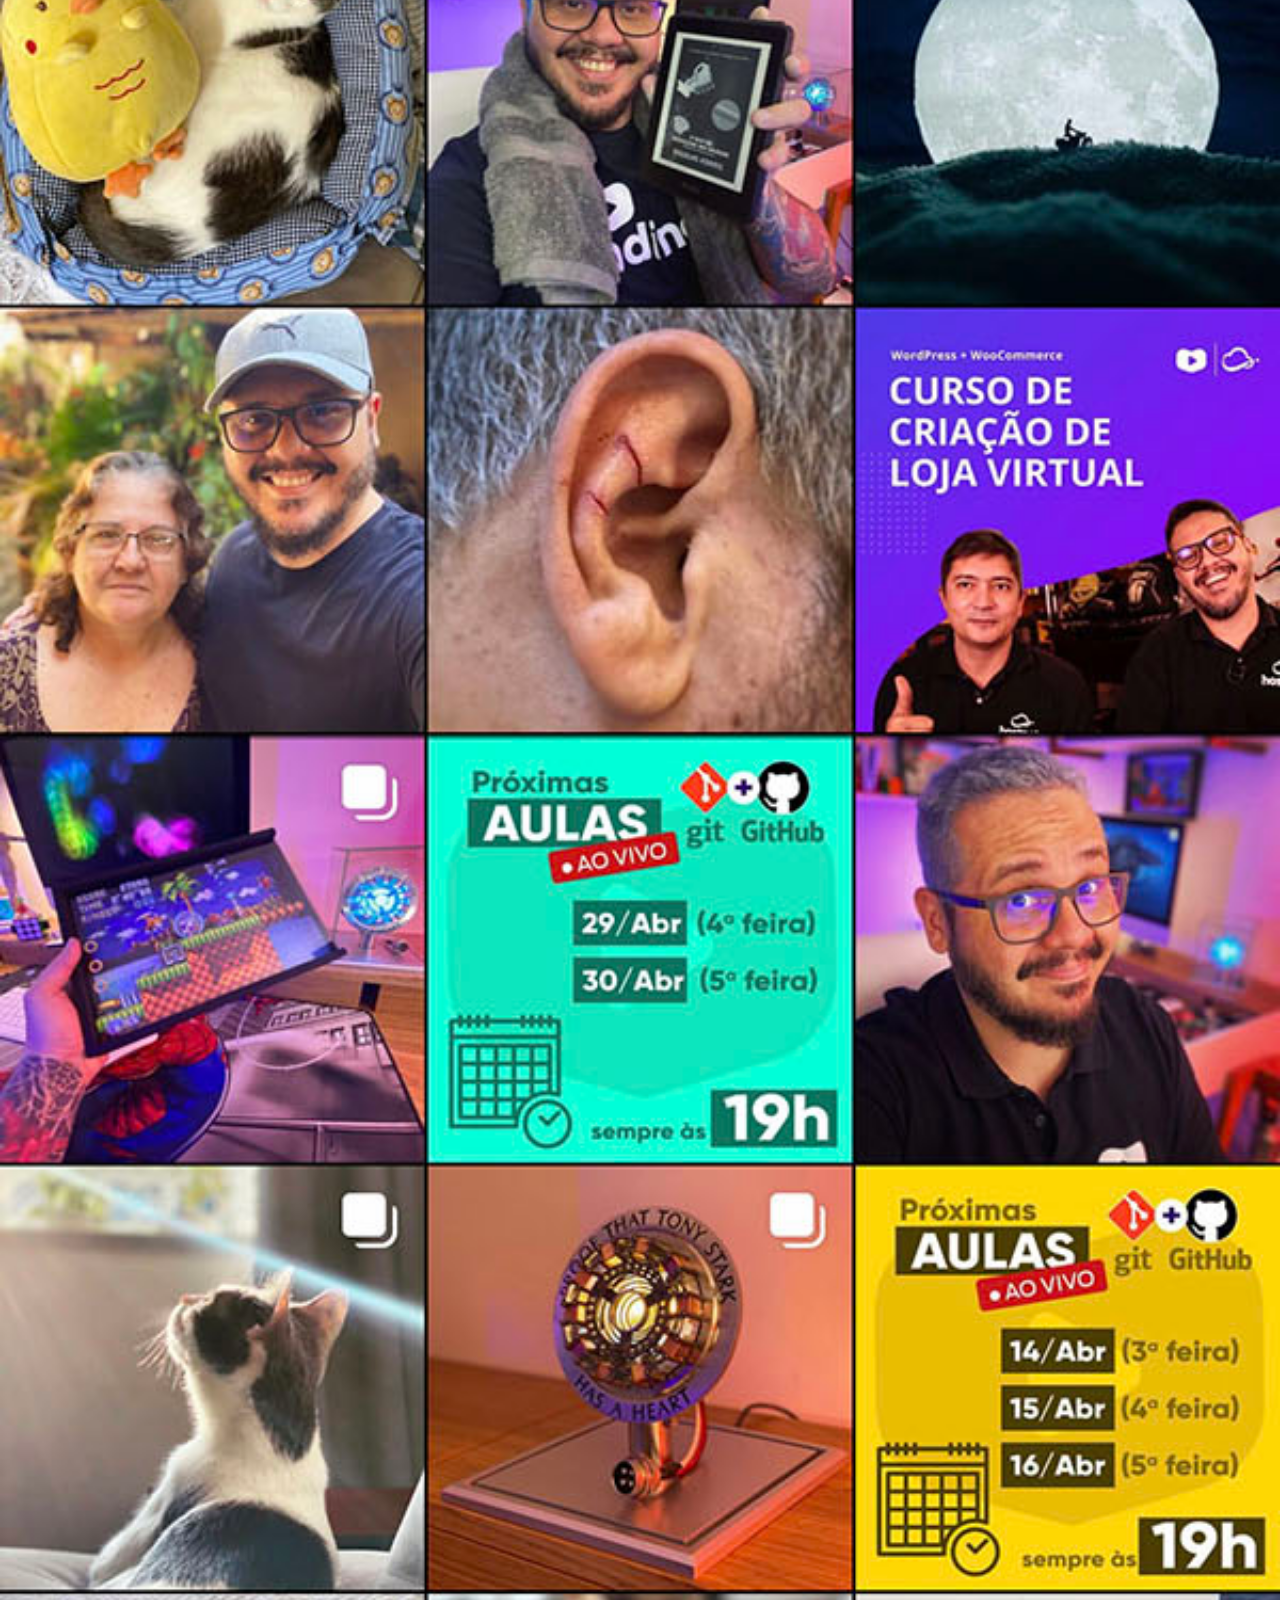
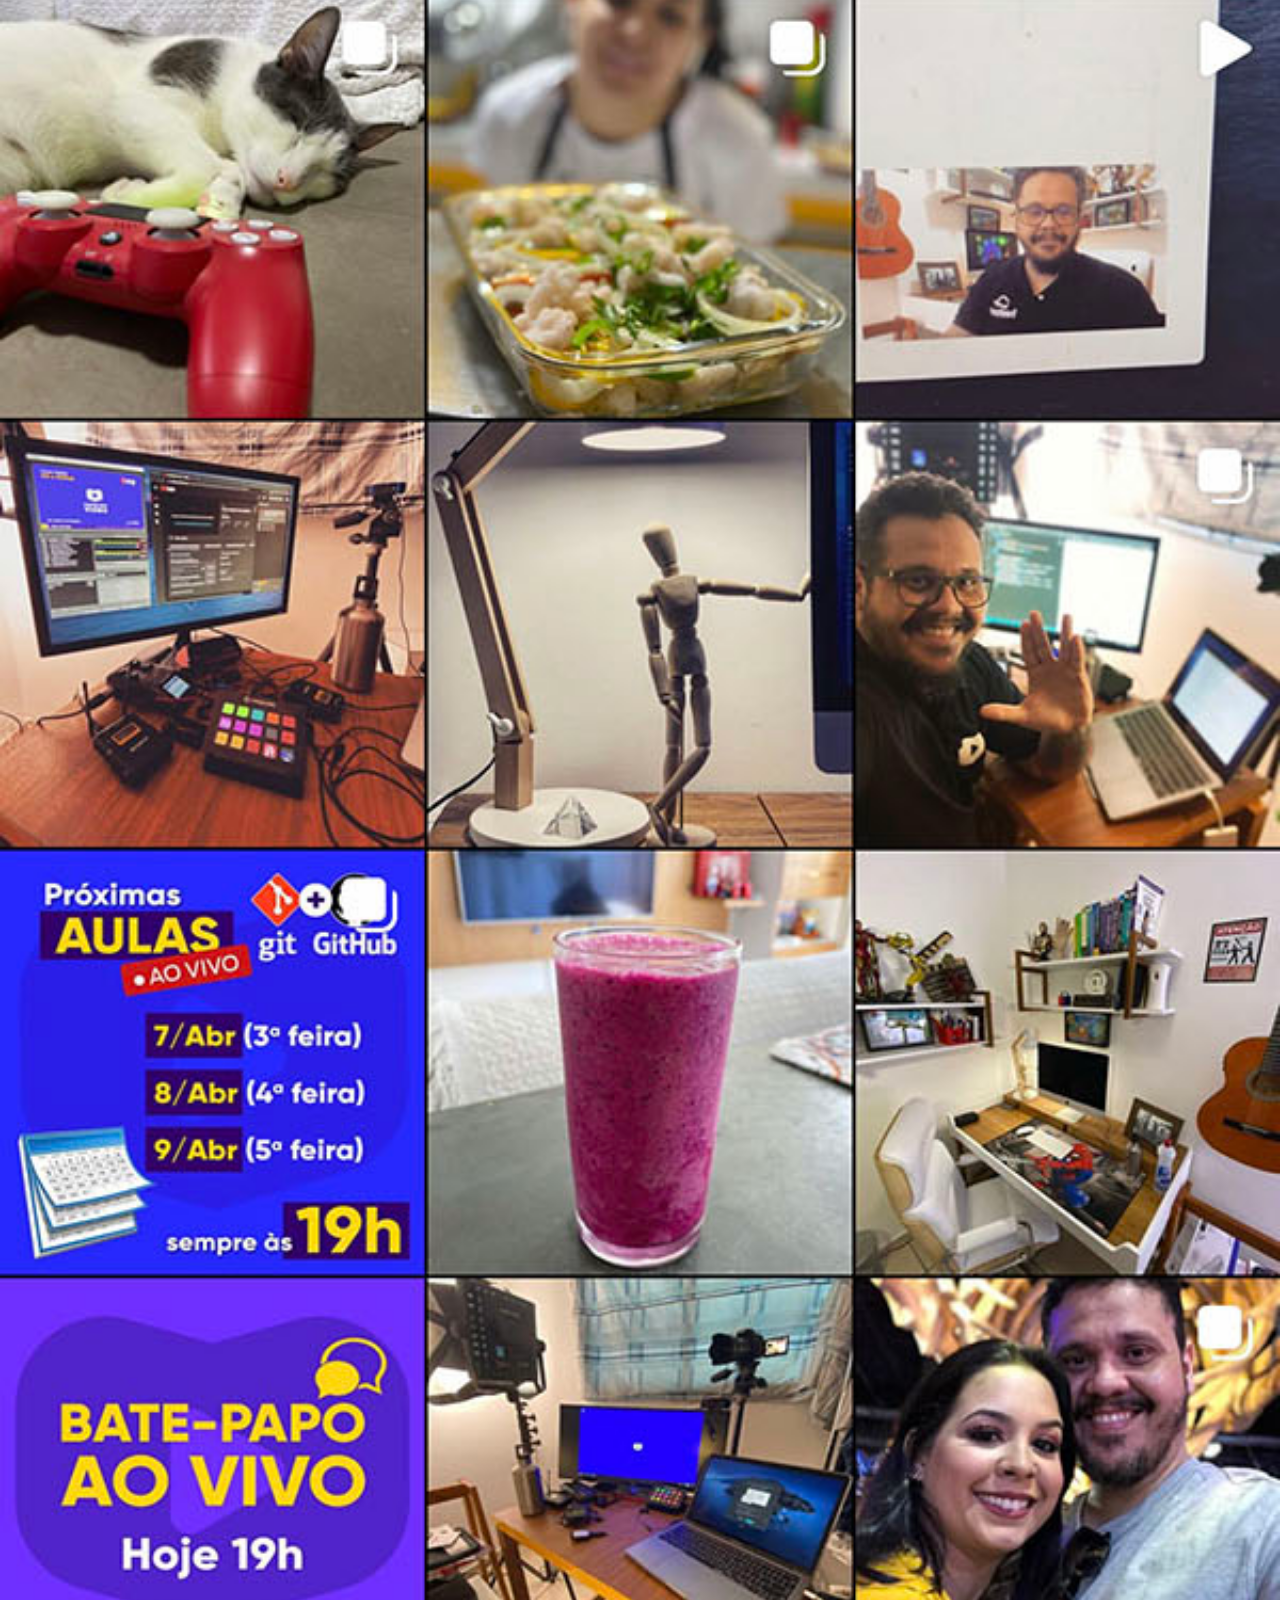
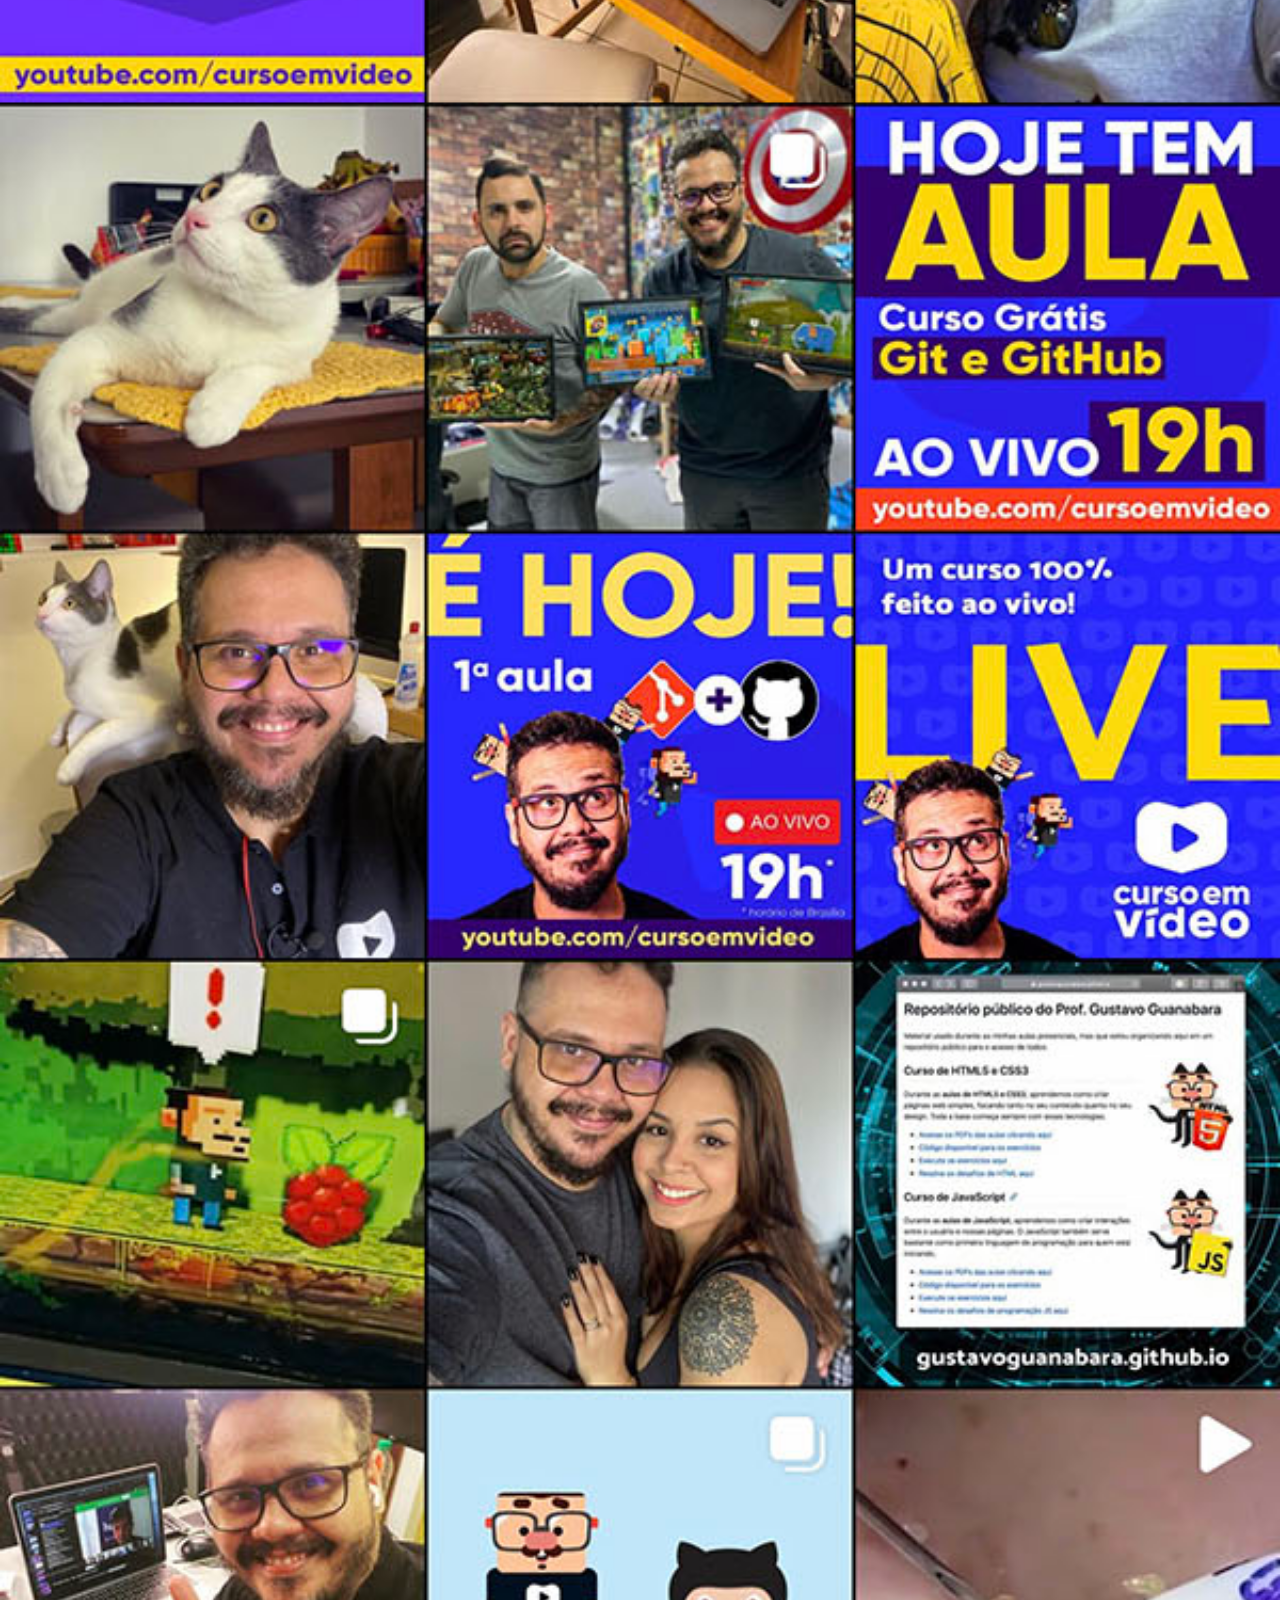
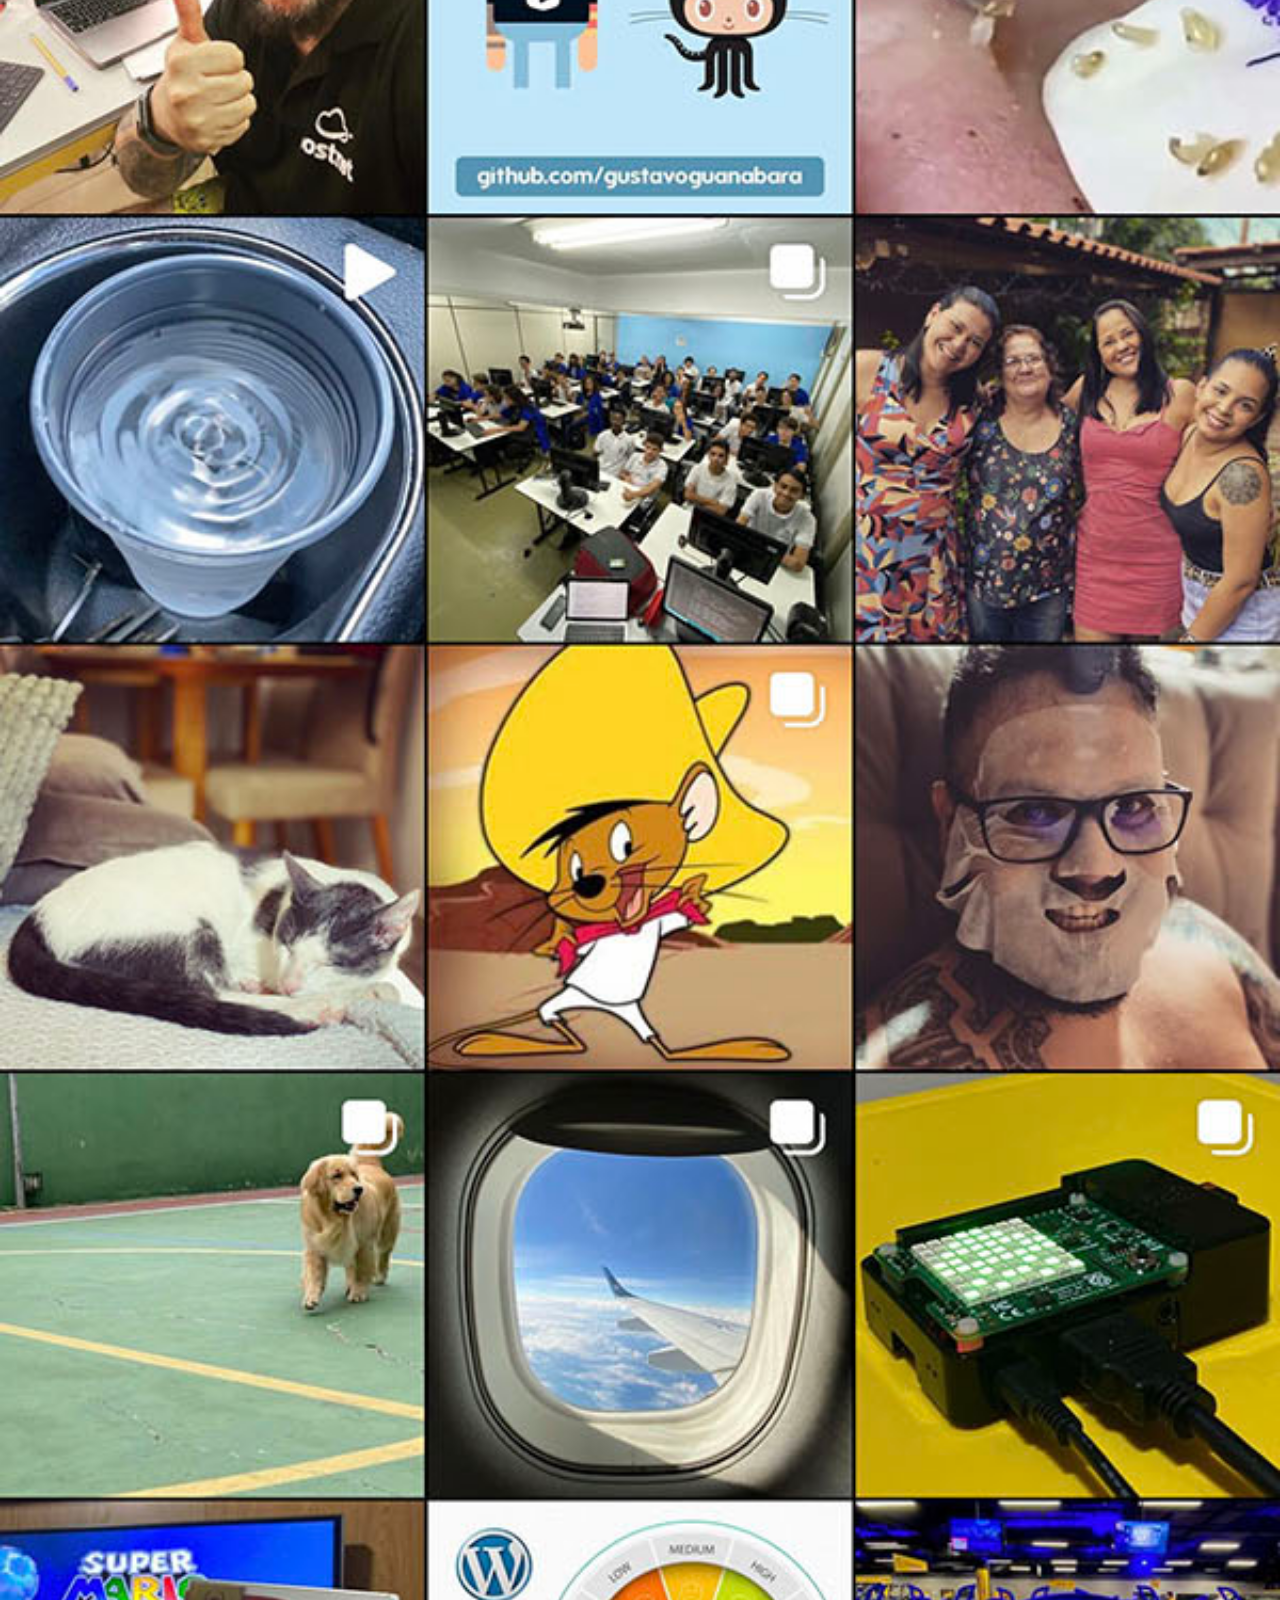
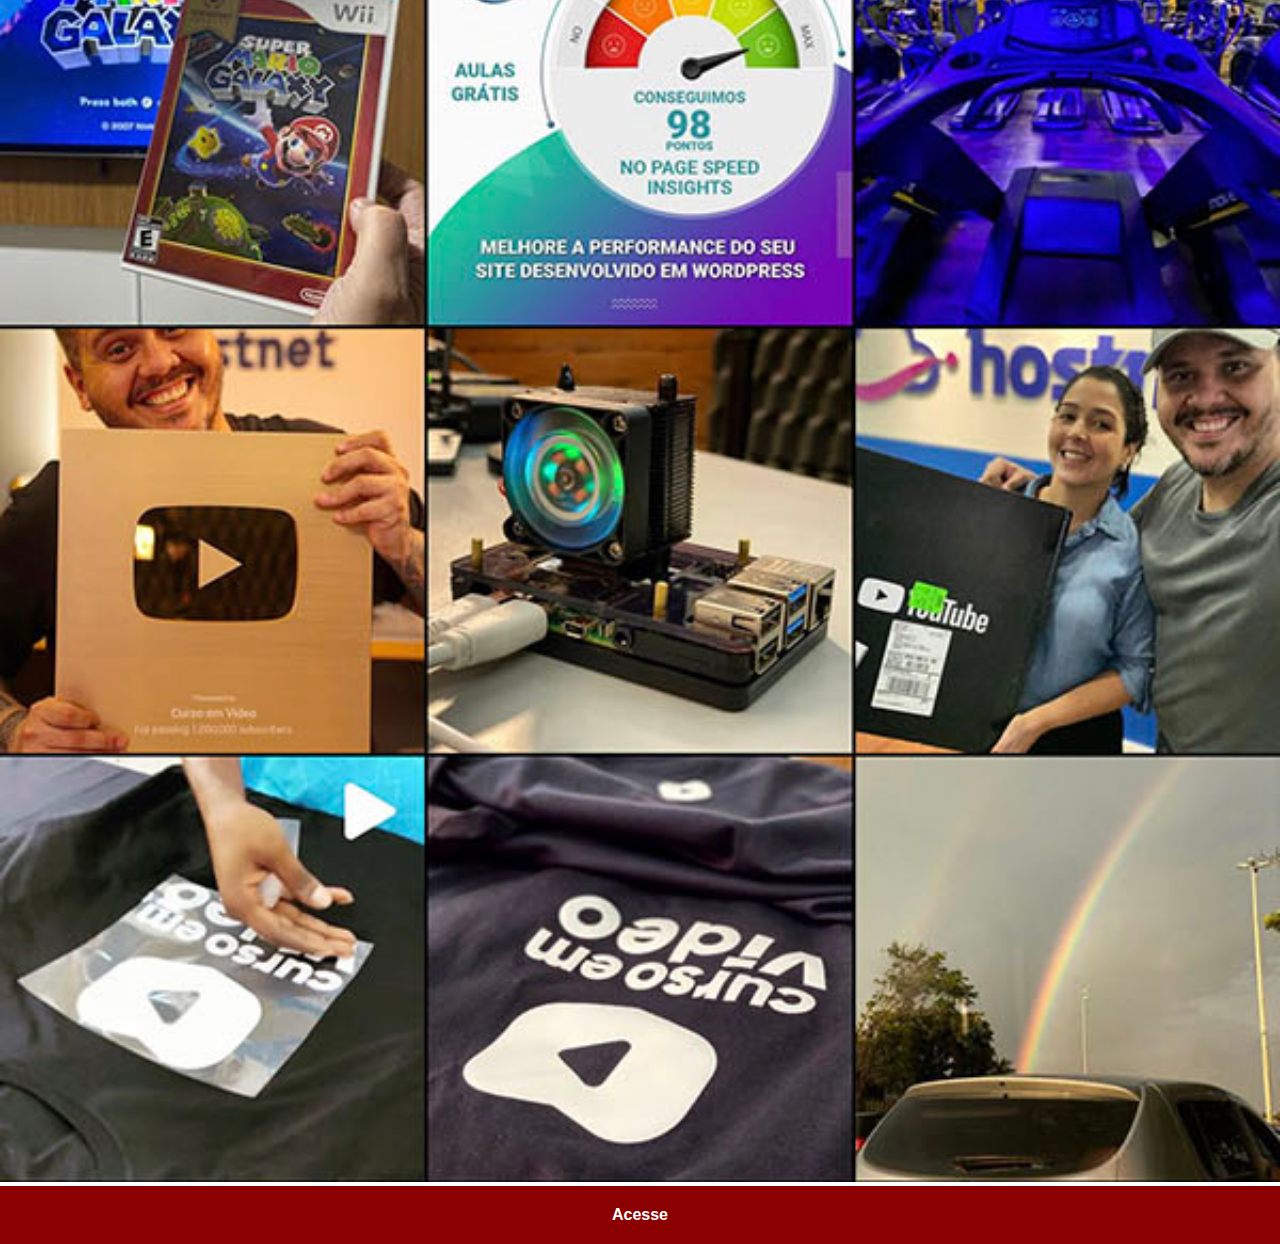
<file: instagram.html>
<!DOCTYPE html>
<html lang="pt-pt">
<head>
    <meta charset="UTF-8">
    <meta name="viewport" content="width=device-width, initial-scale=1.0">
    <title>instagram</title>
    <link rel="stylesheet" href="estilos/social.css">
</head>
<body>
    <img src="imagens/tela-instagram.jpg" alt="tela instagram">
    <a href="https://www.instagram.com/direct/t/17843260001223639/" target="_blank" rel="noopener">Acesse</a>
</body>
</html>
</file>
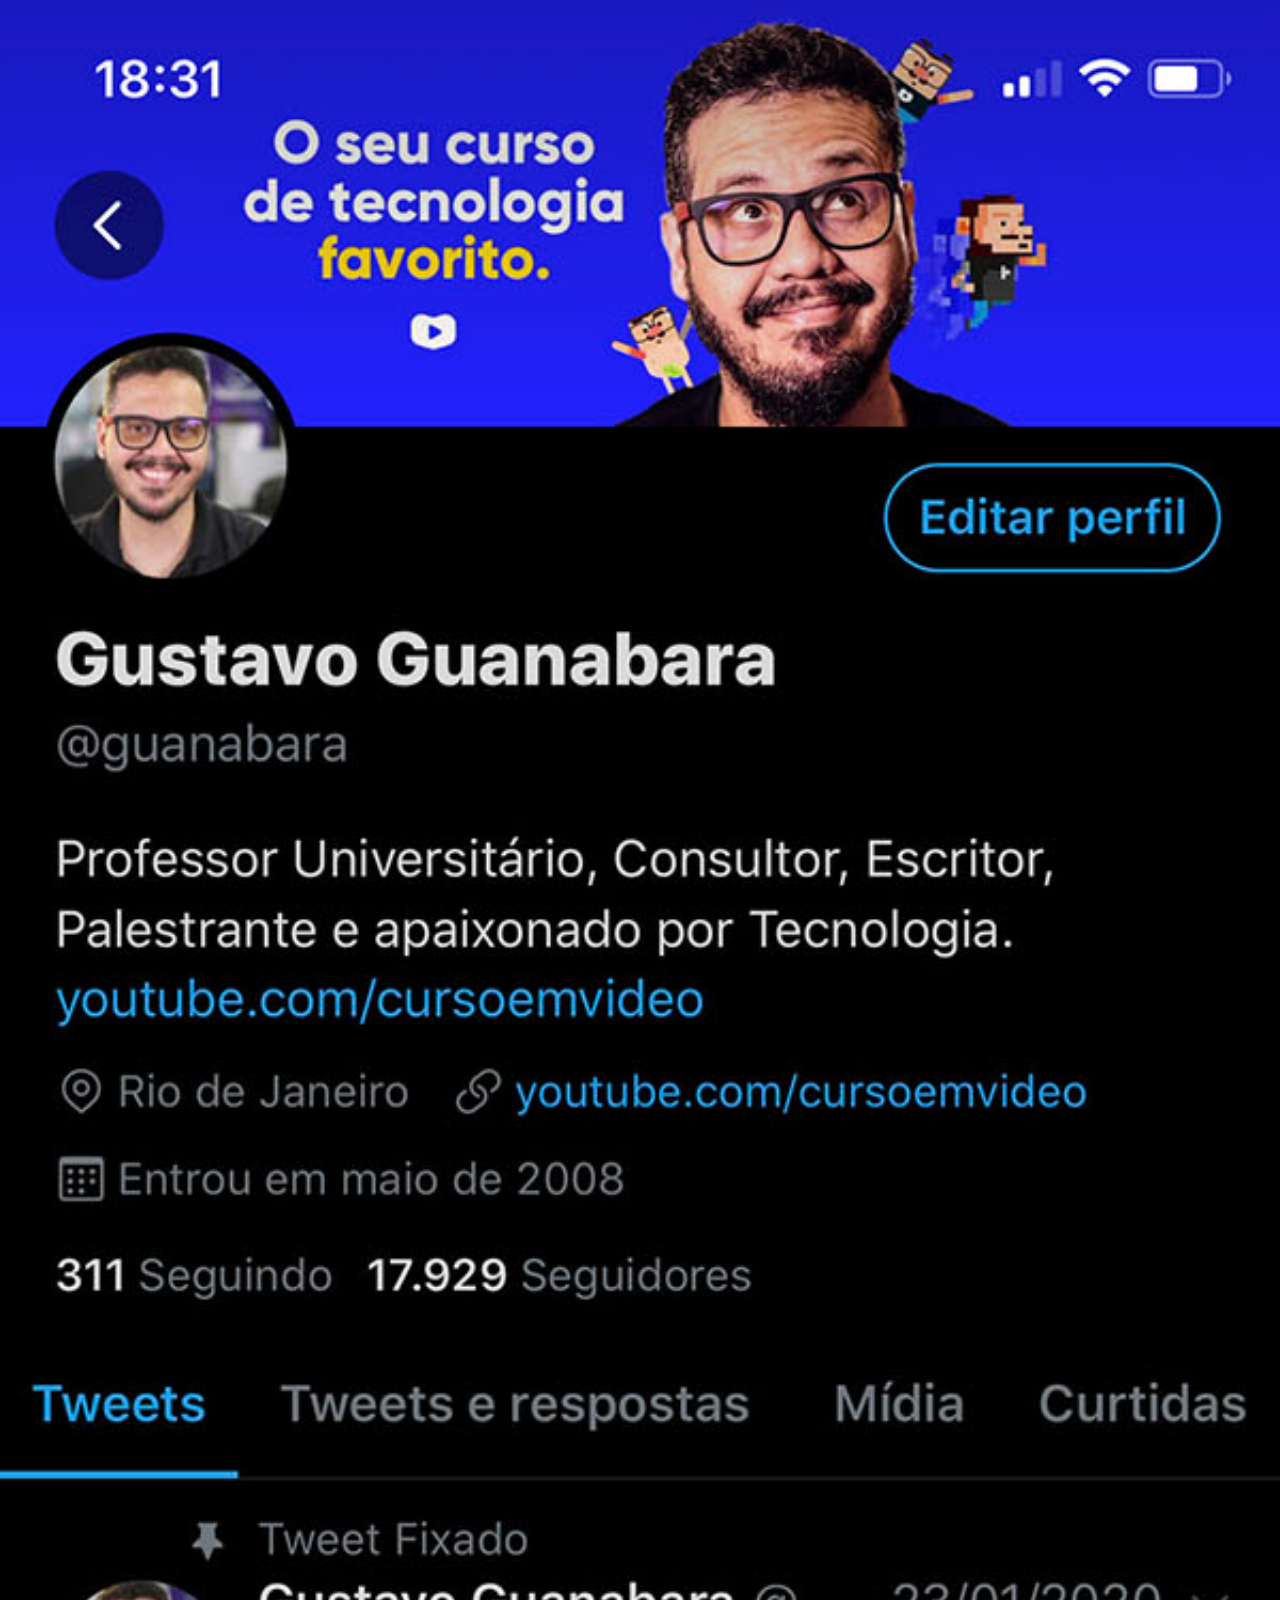
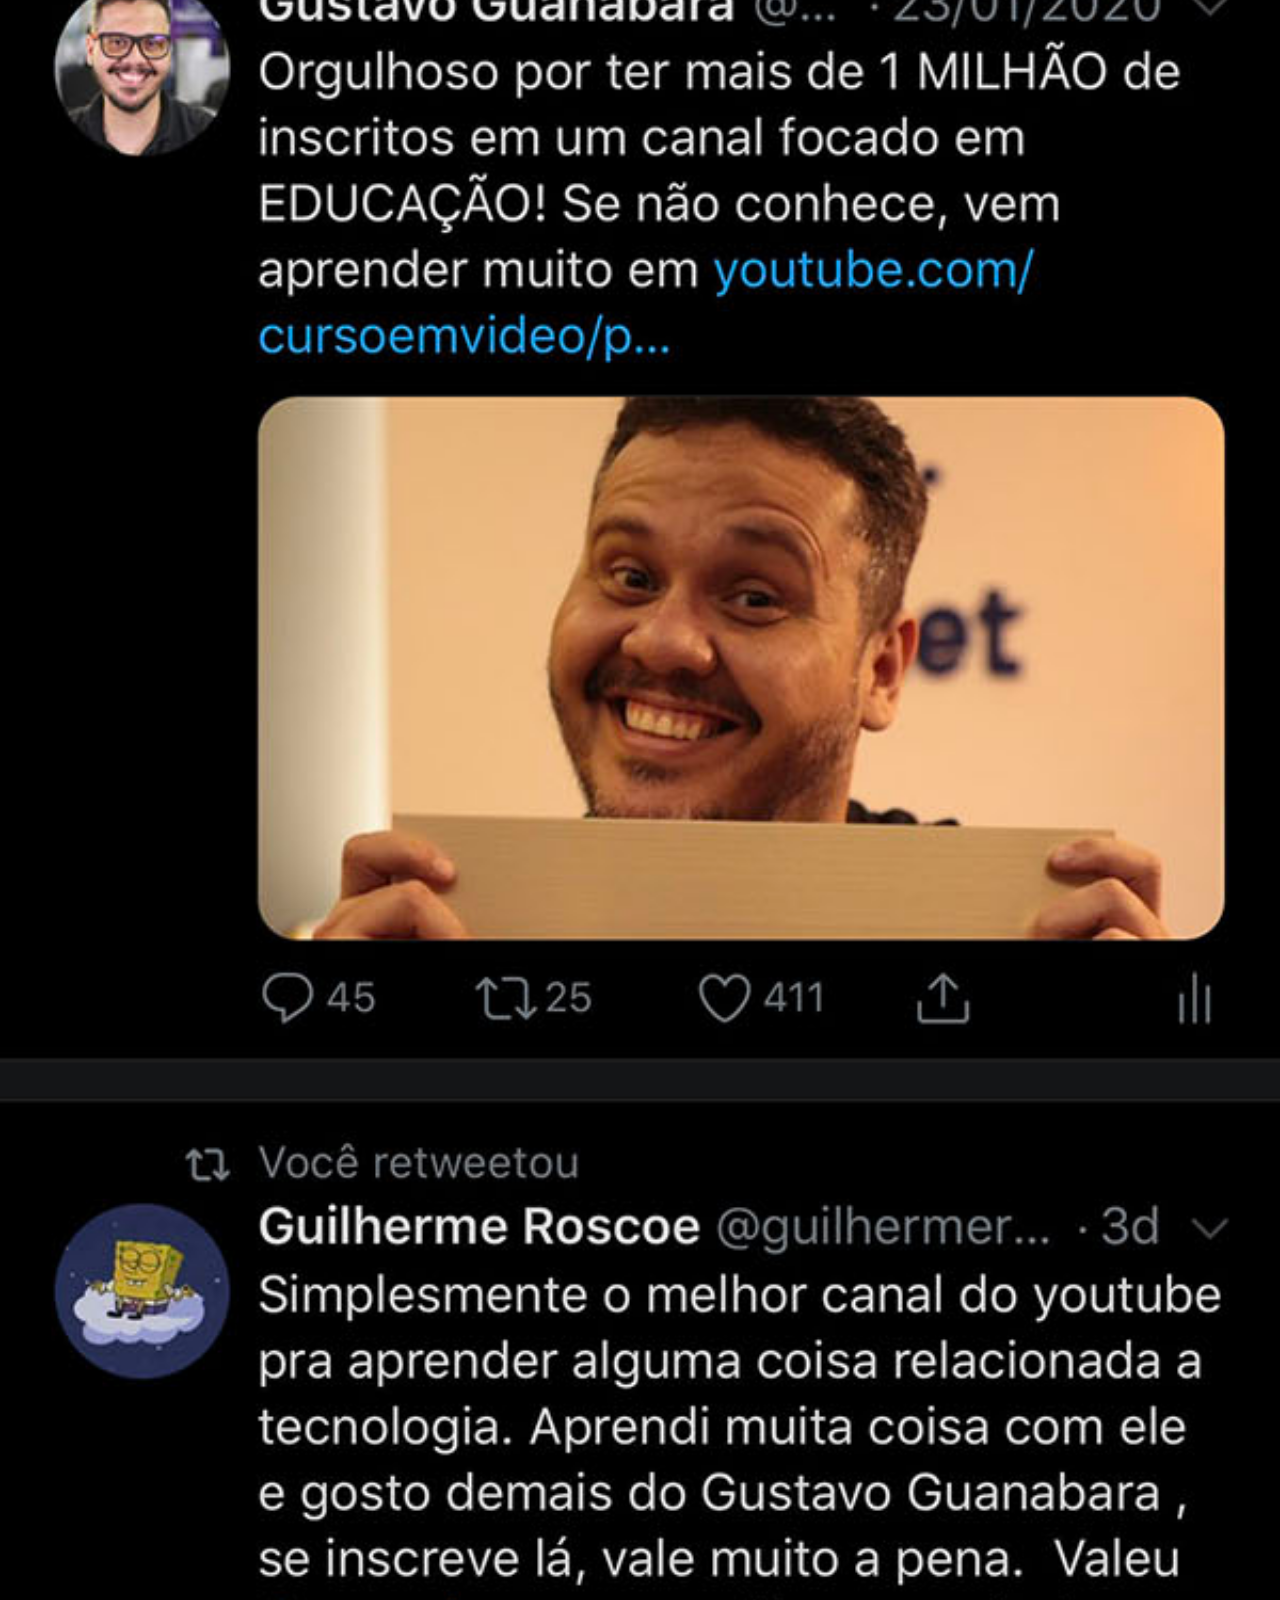
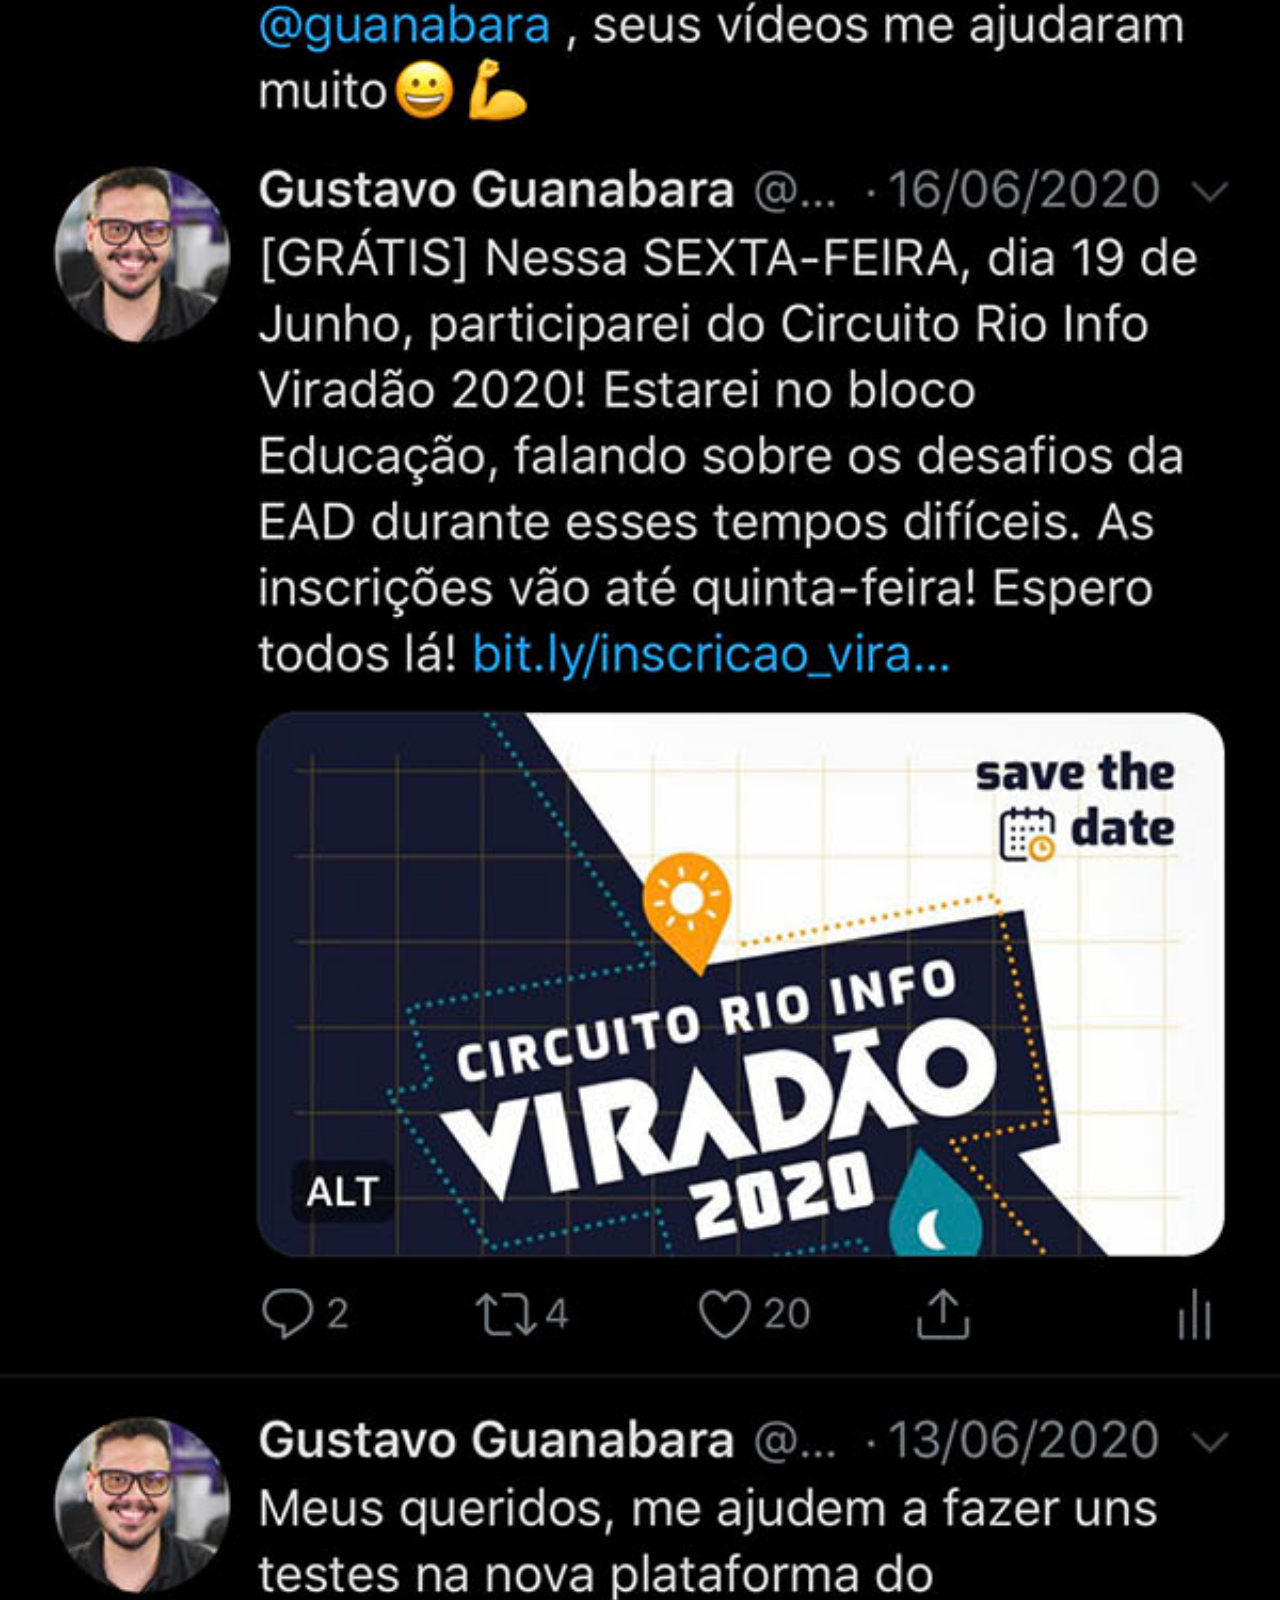
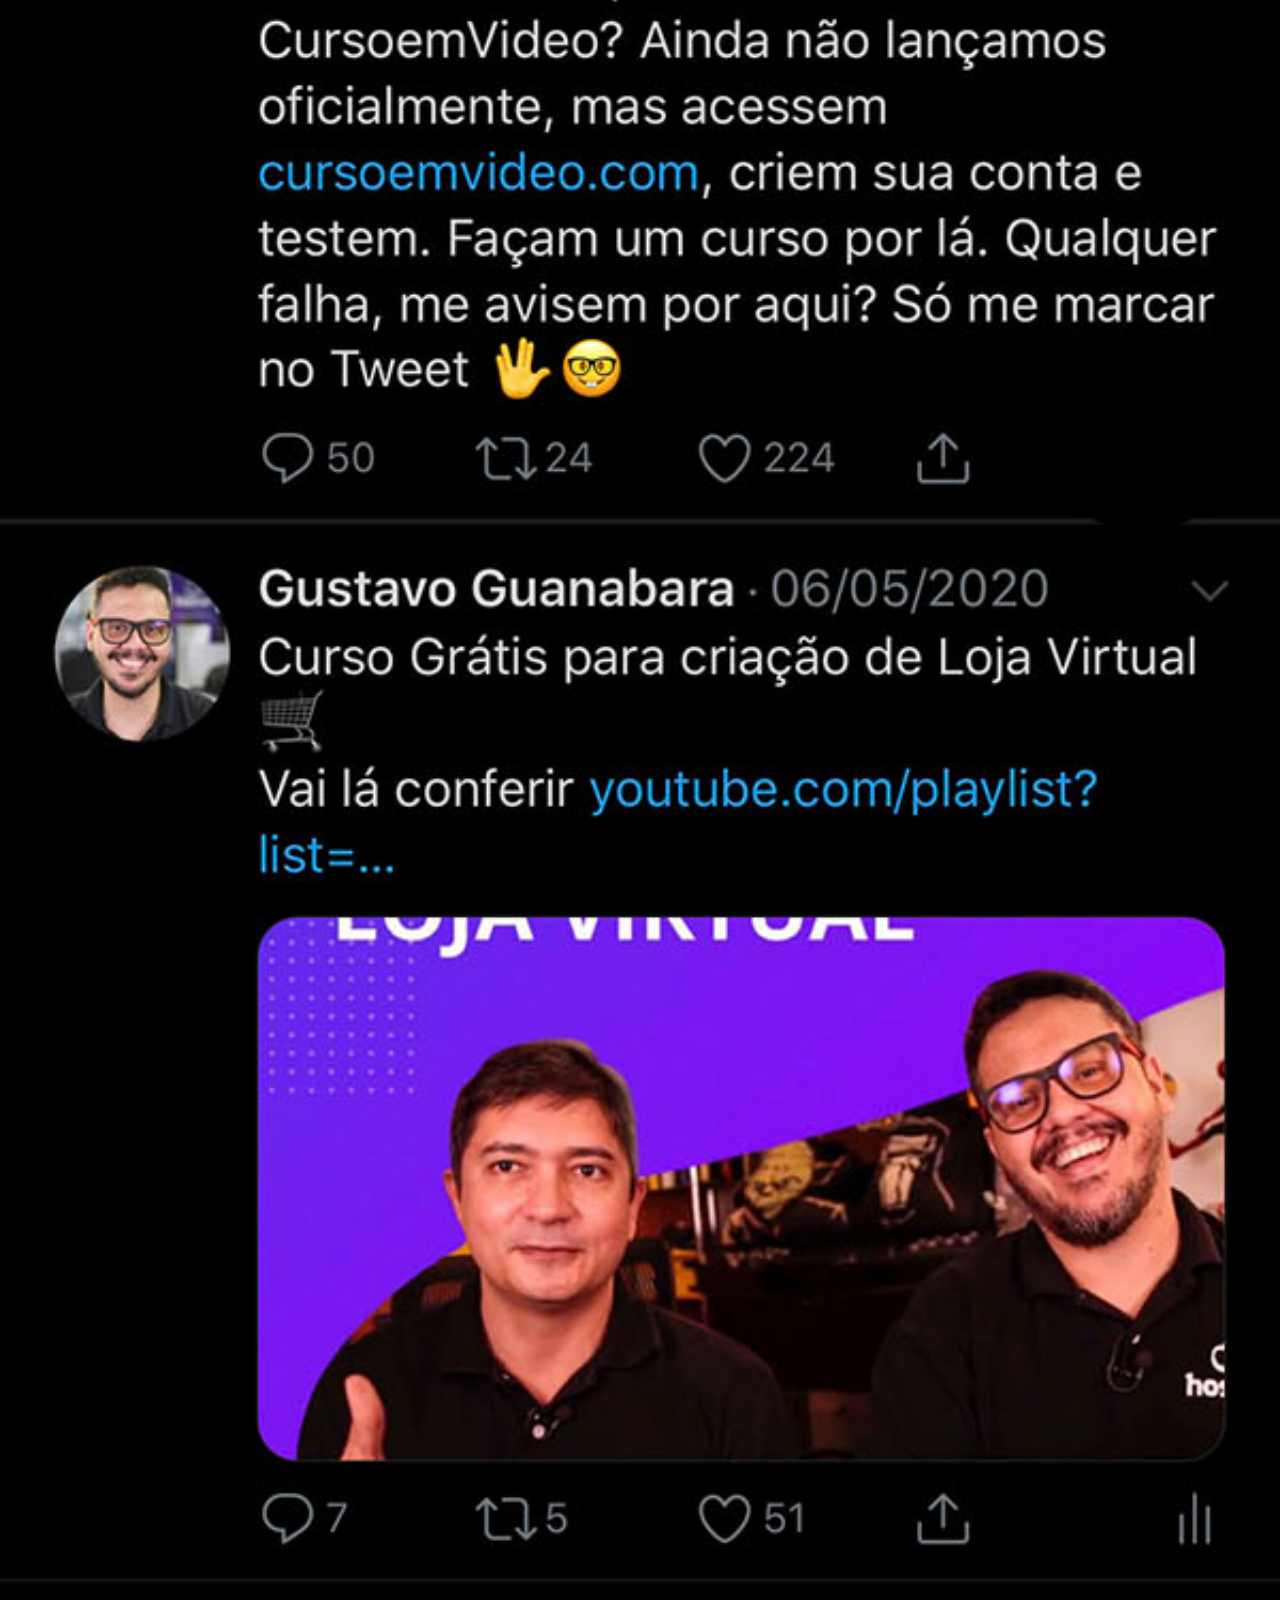
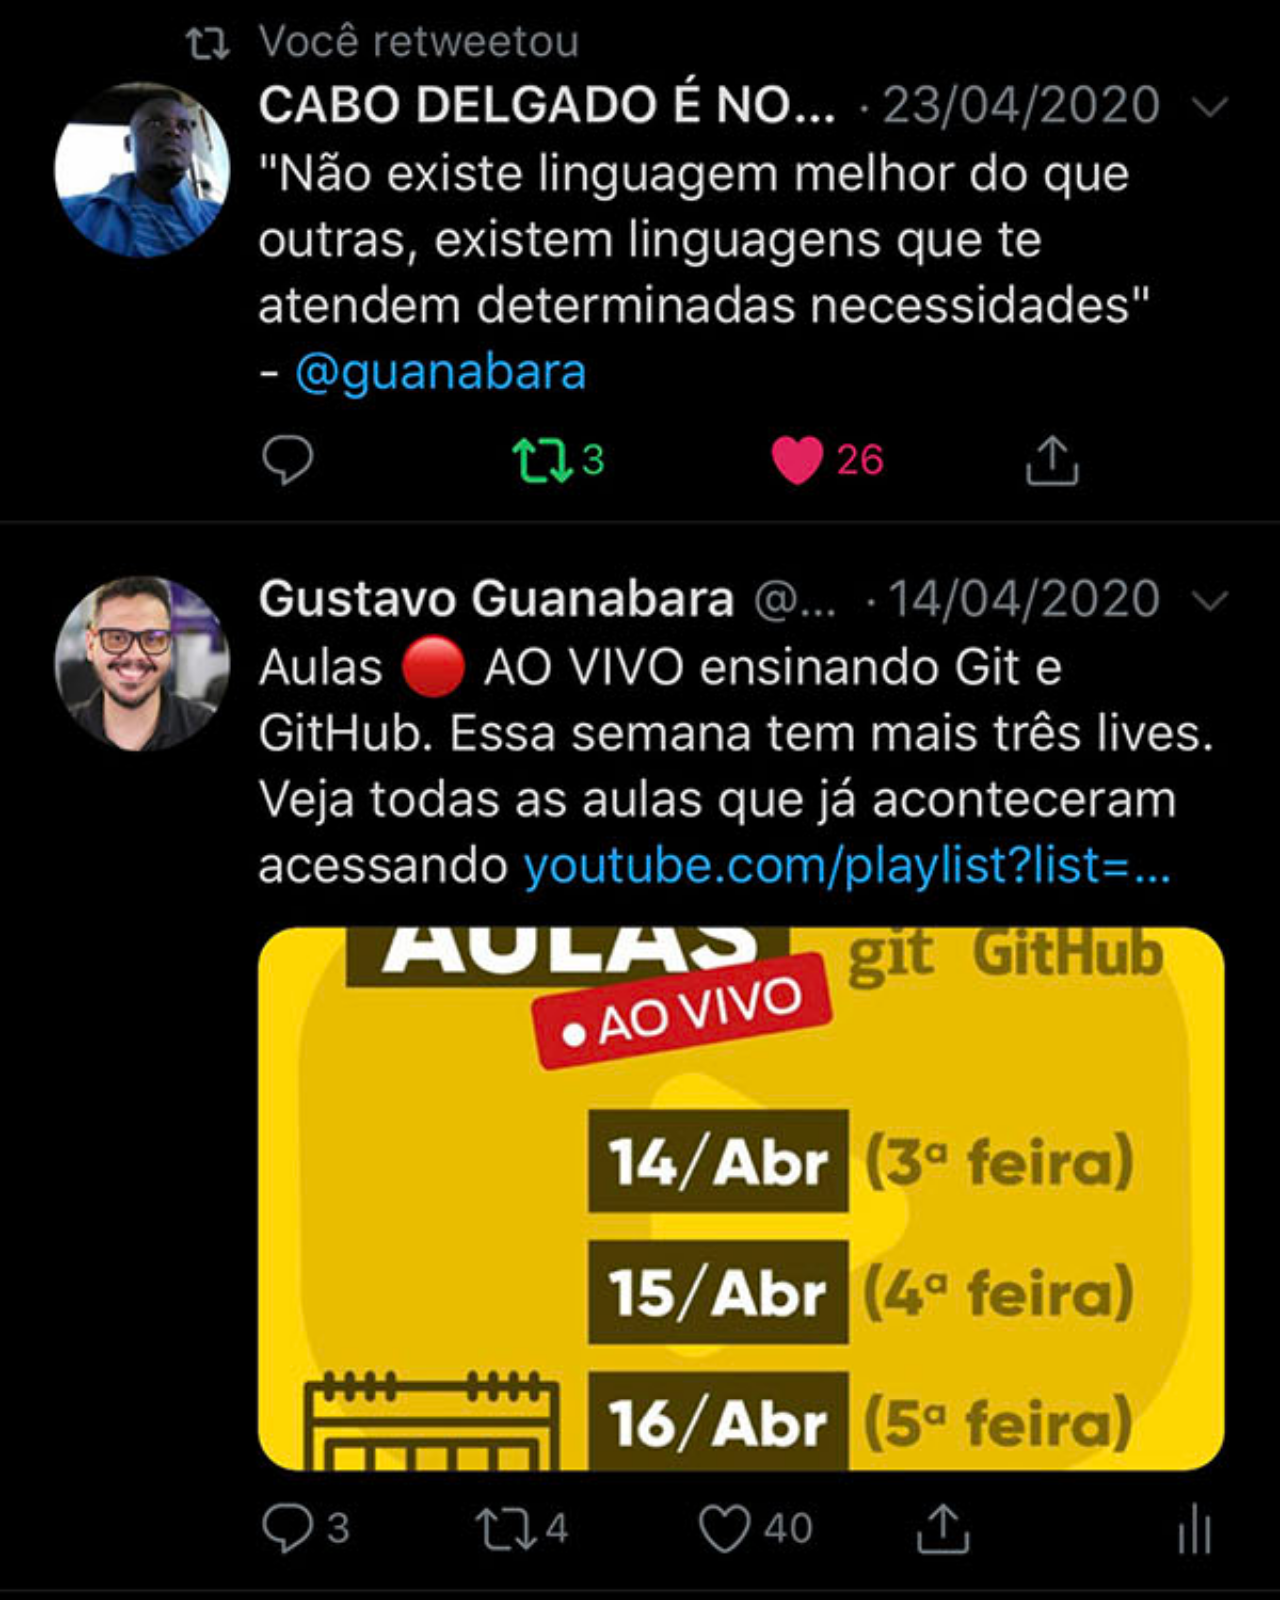
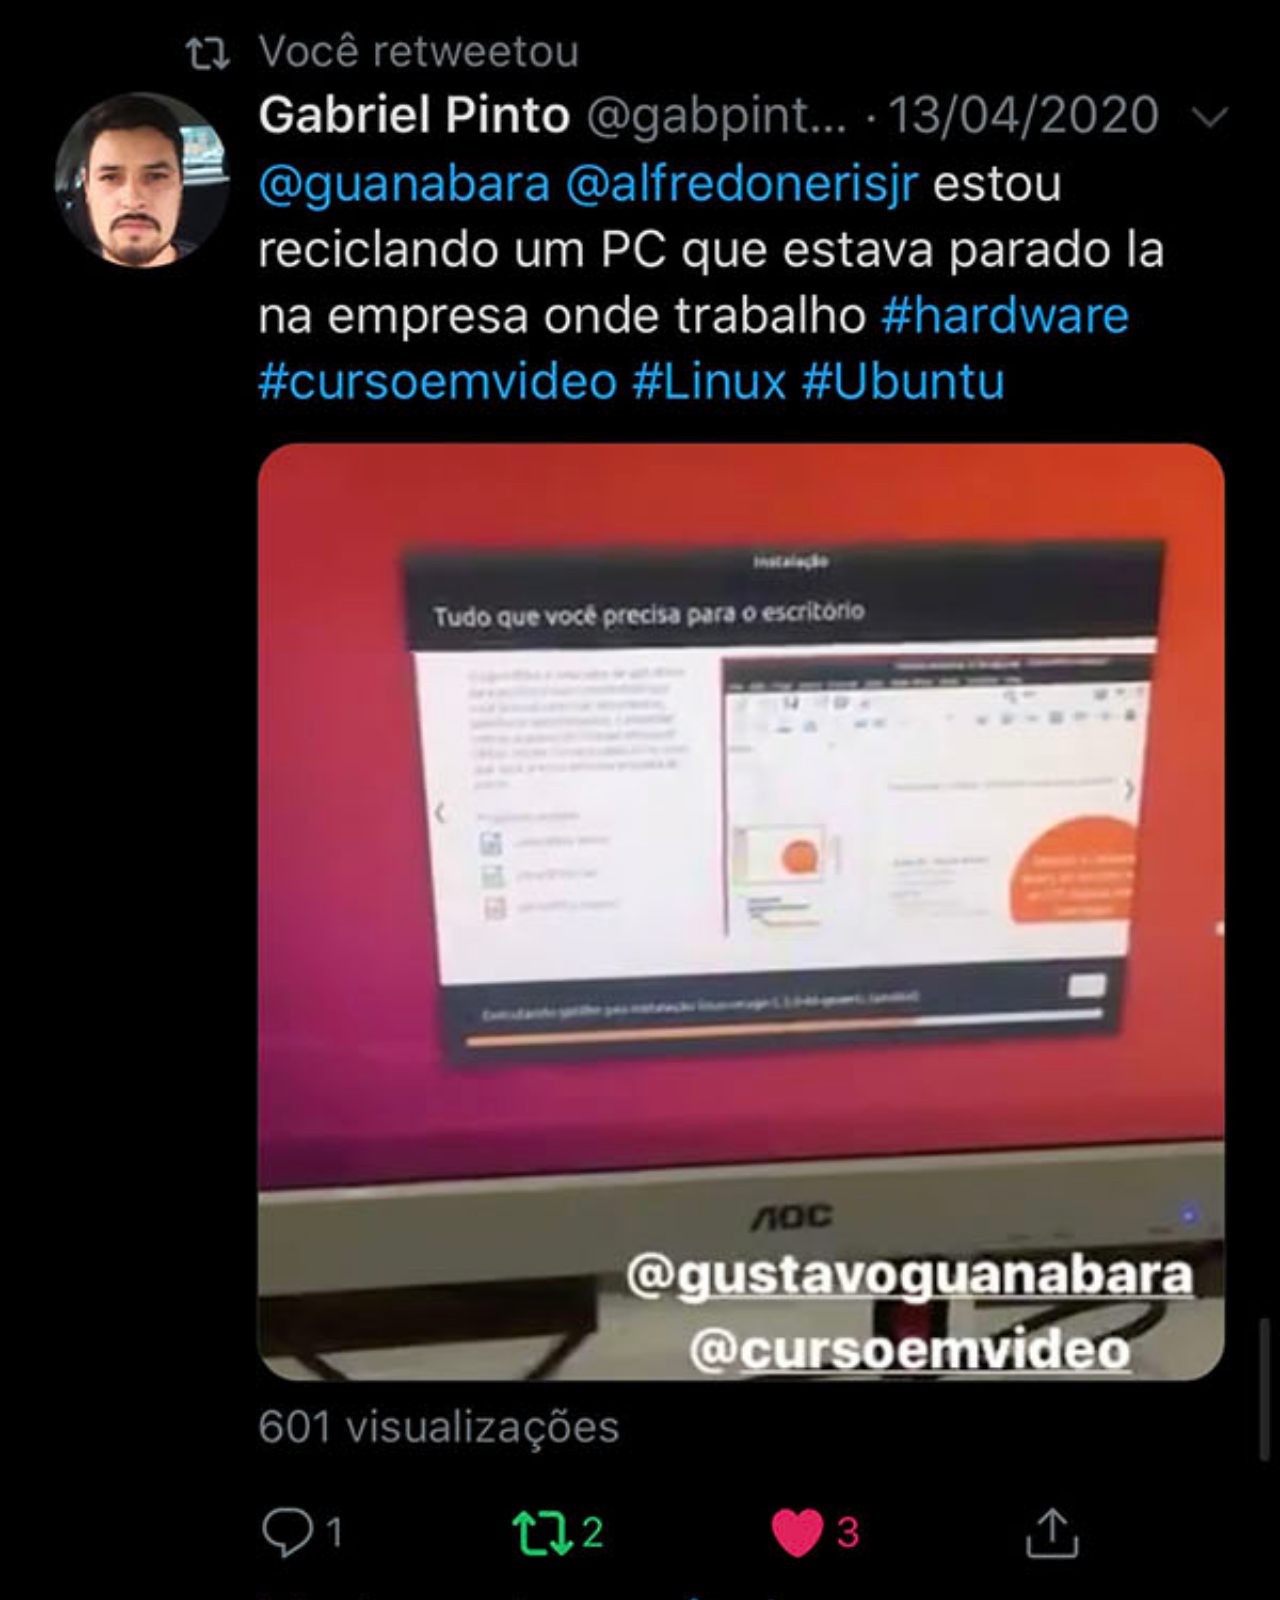
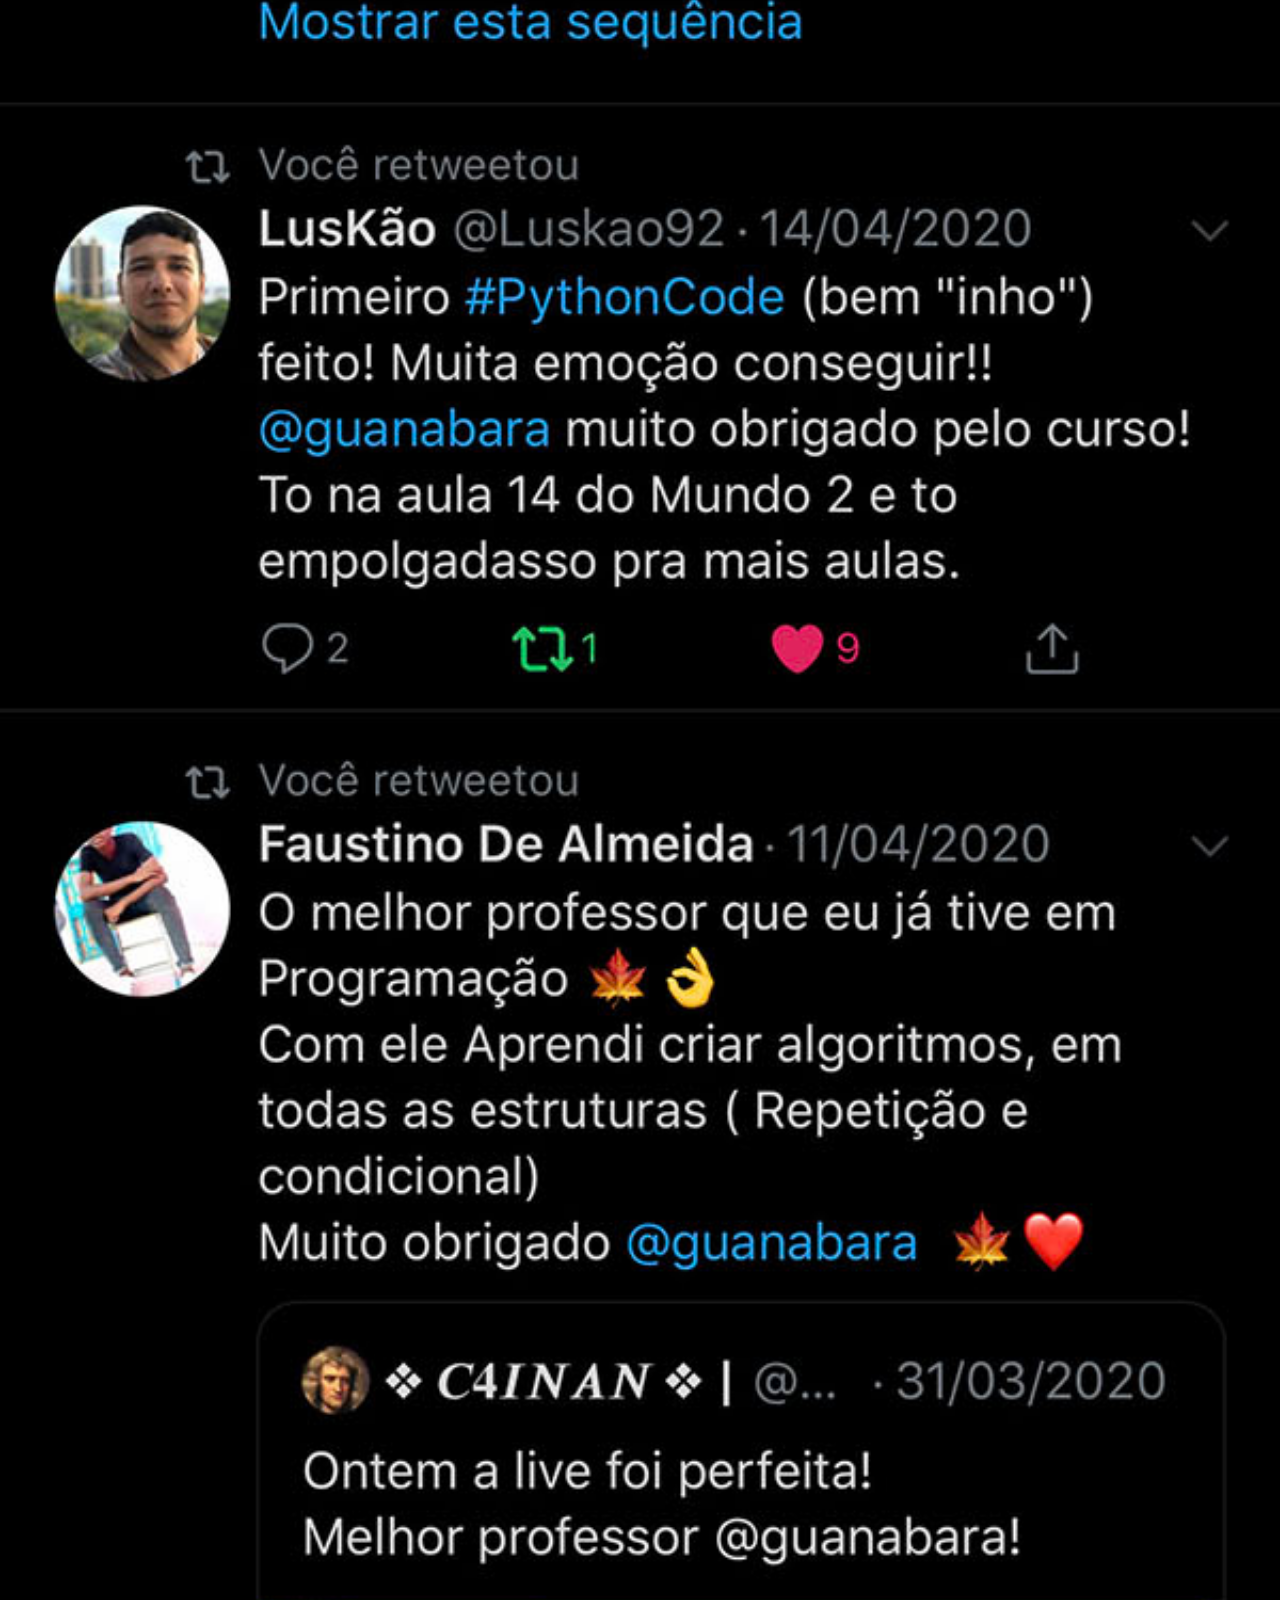
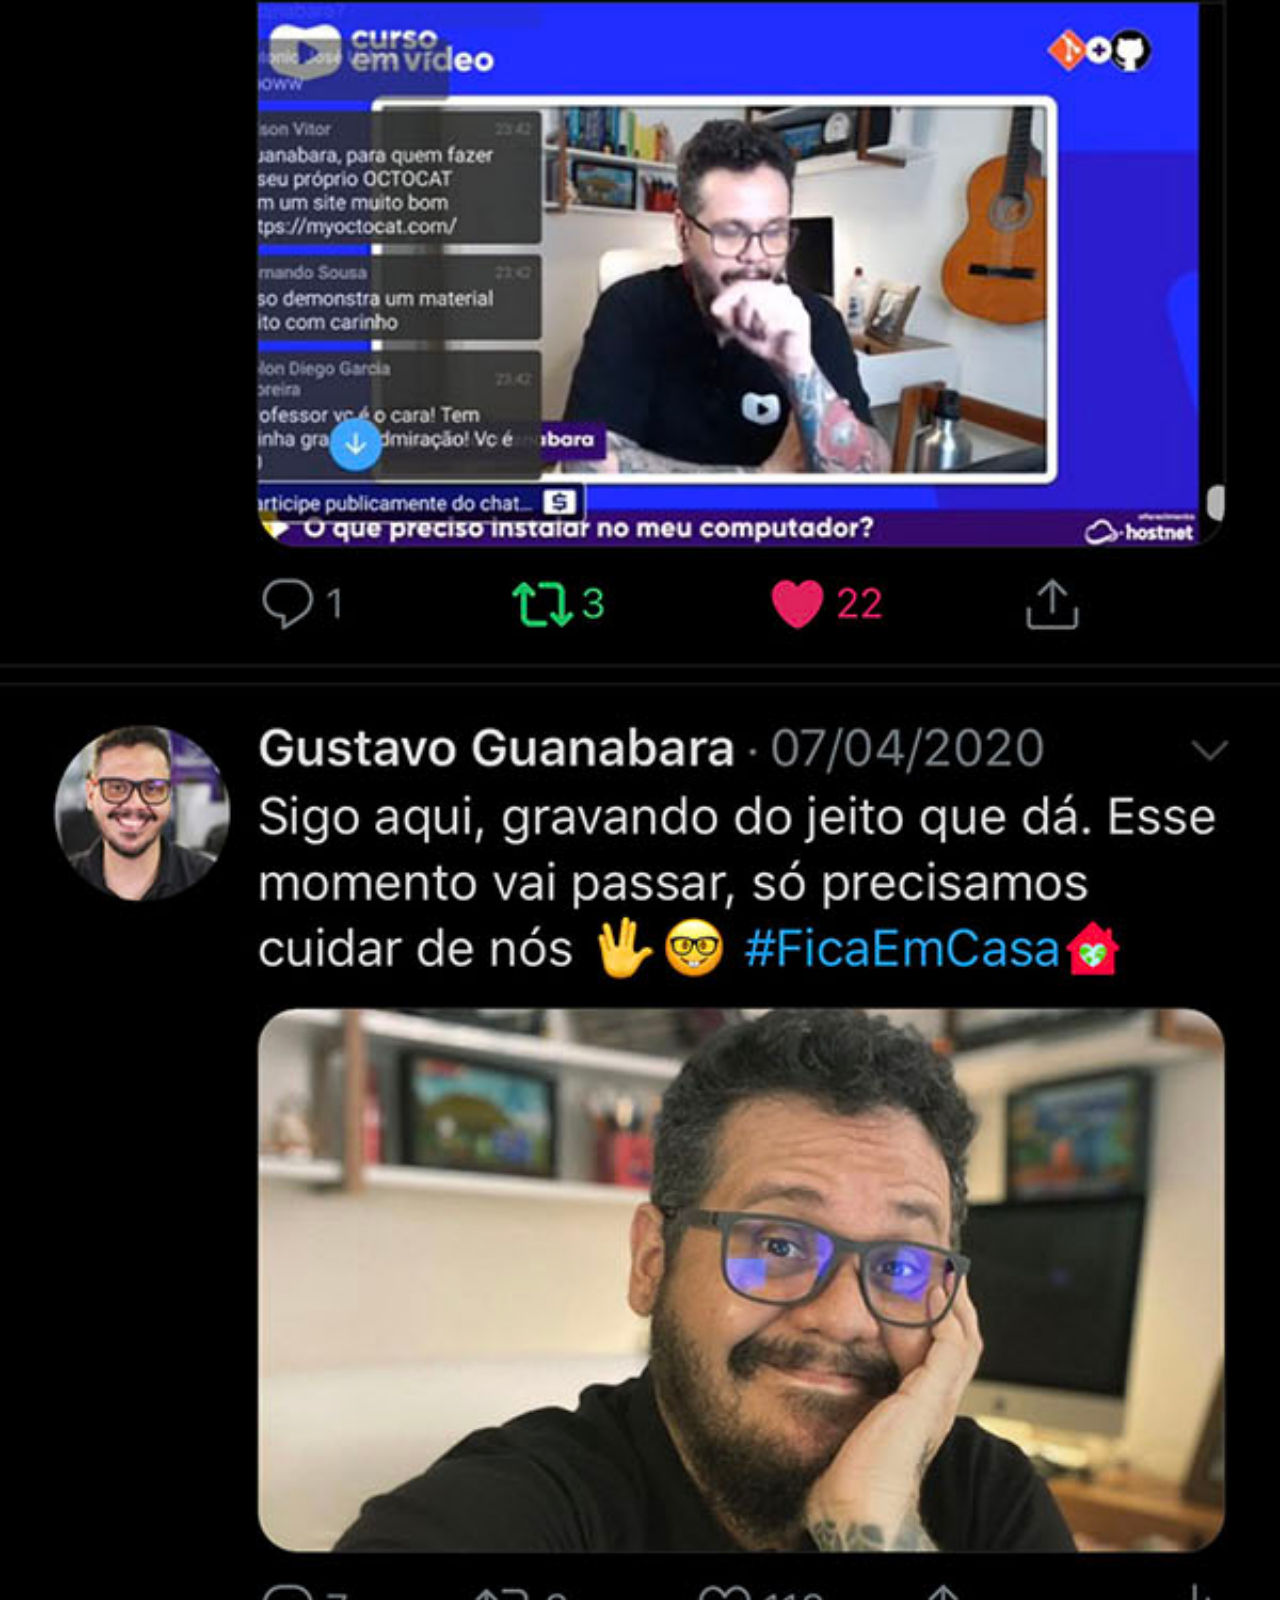
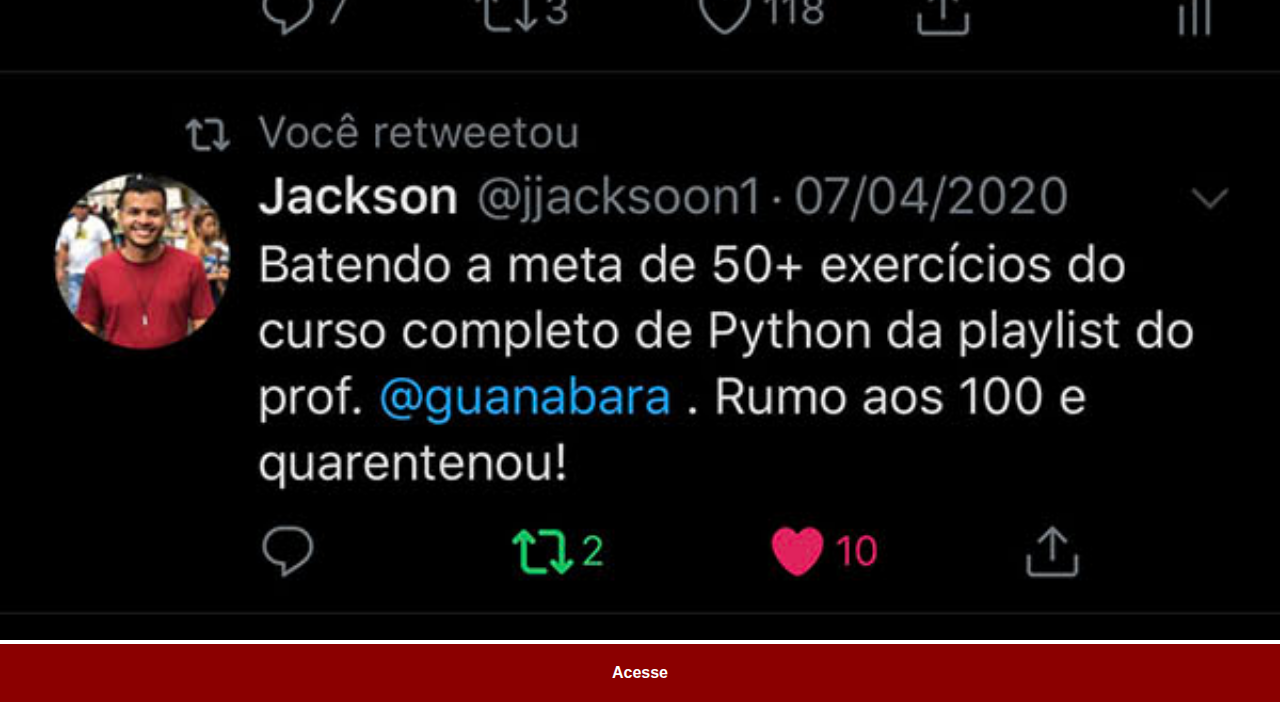
<file: twitter.html>
<!DOCTYPE html>
<html lang="pt-pt">
<head>
    <meta charset="UTF-8">
    <meta name="viewport" content="width=device-width, initial-scale=1.0">
    <title>facebook</title>
    <link rel="stylesheet" href="estilos/social.css">
</head>
<body>
    <img src="imagens/tela-twitter.jpg" alt="tela facebook">
    <a href="https://twitter.com/" target="_blank" rel="noopener">Acesse</a>
</body>
</html>
</file>
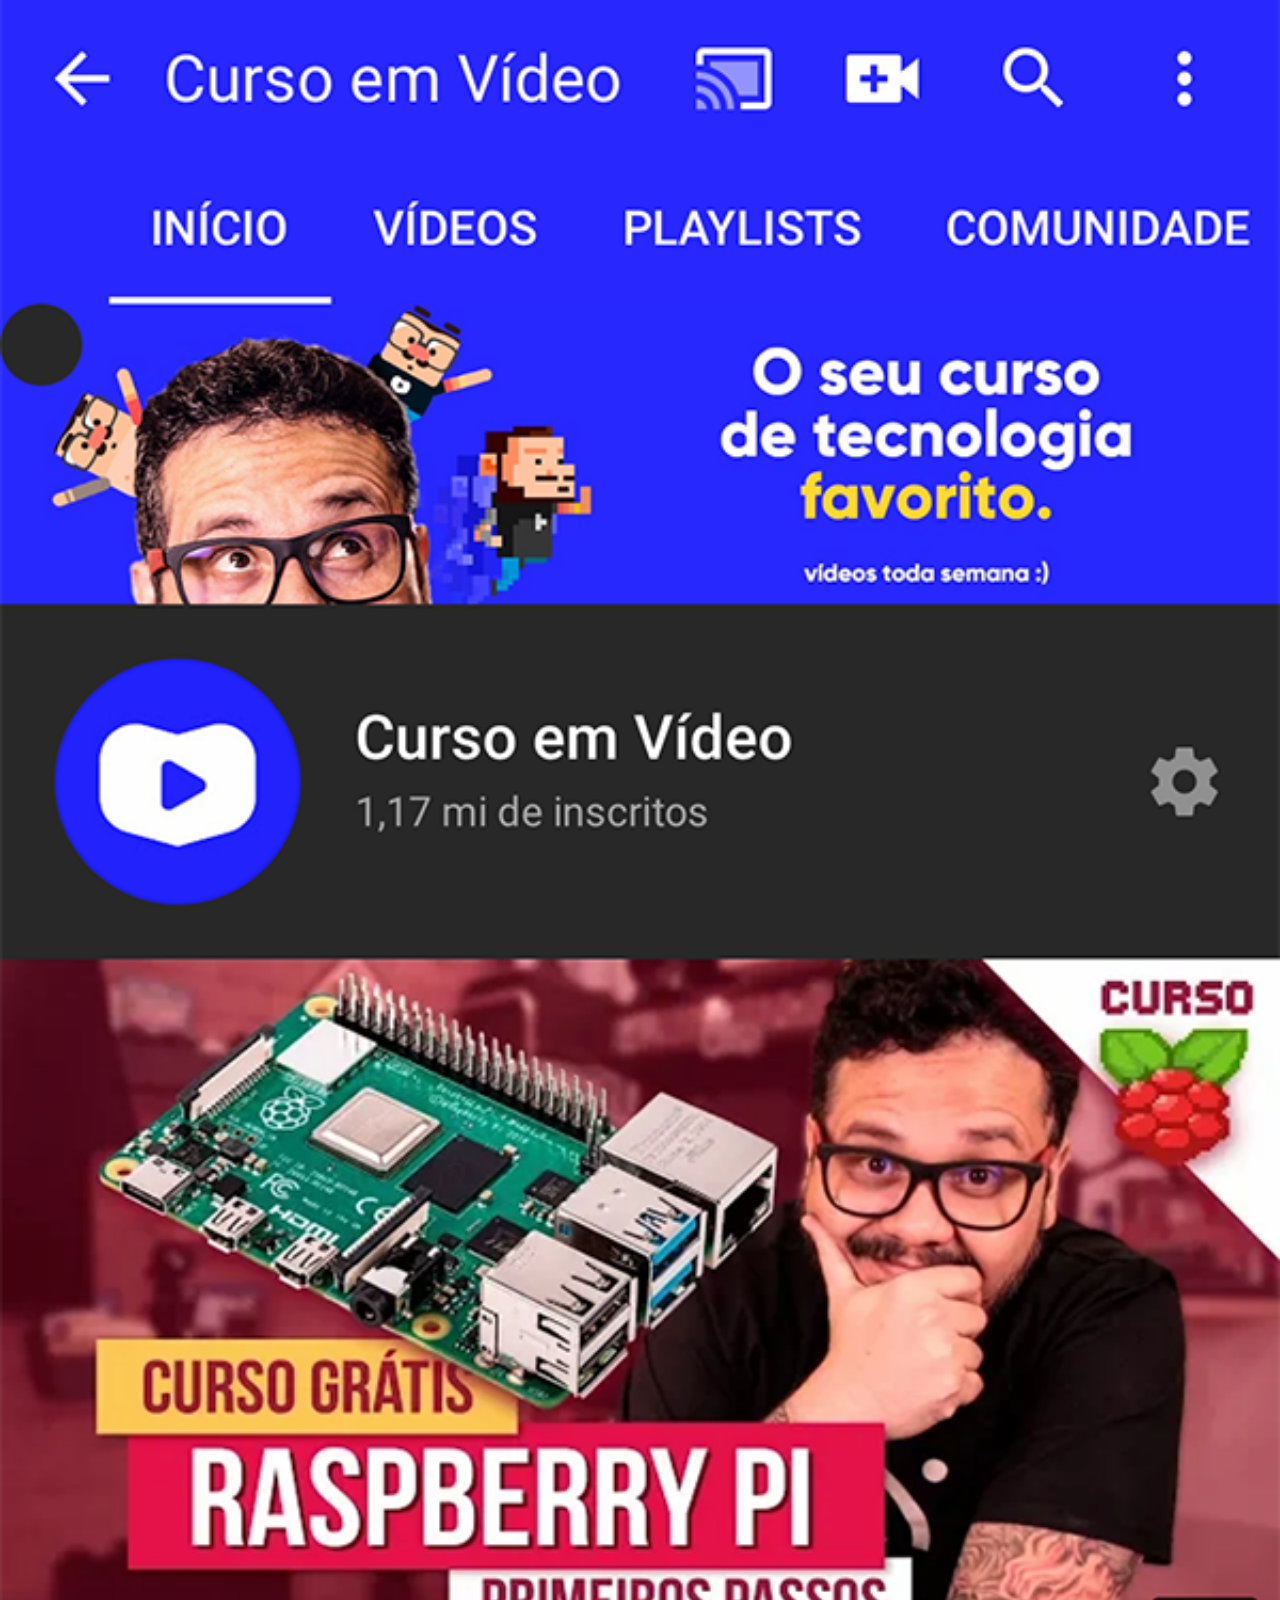
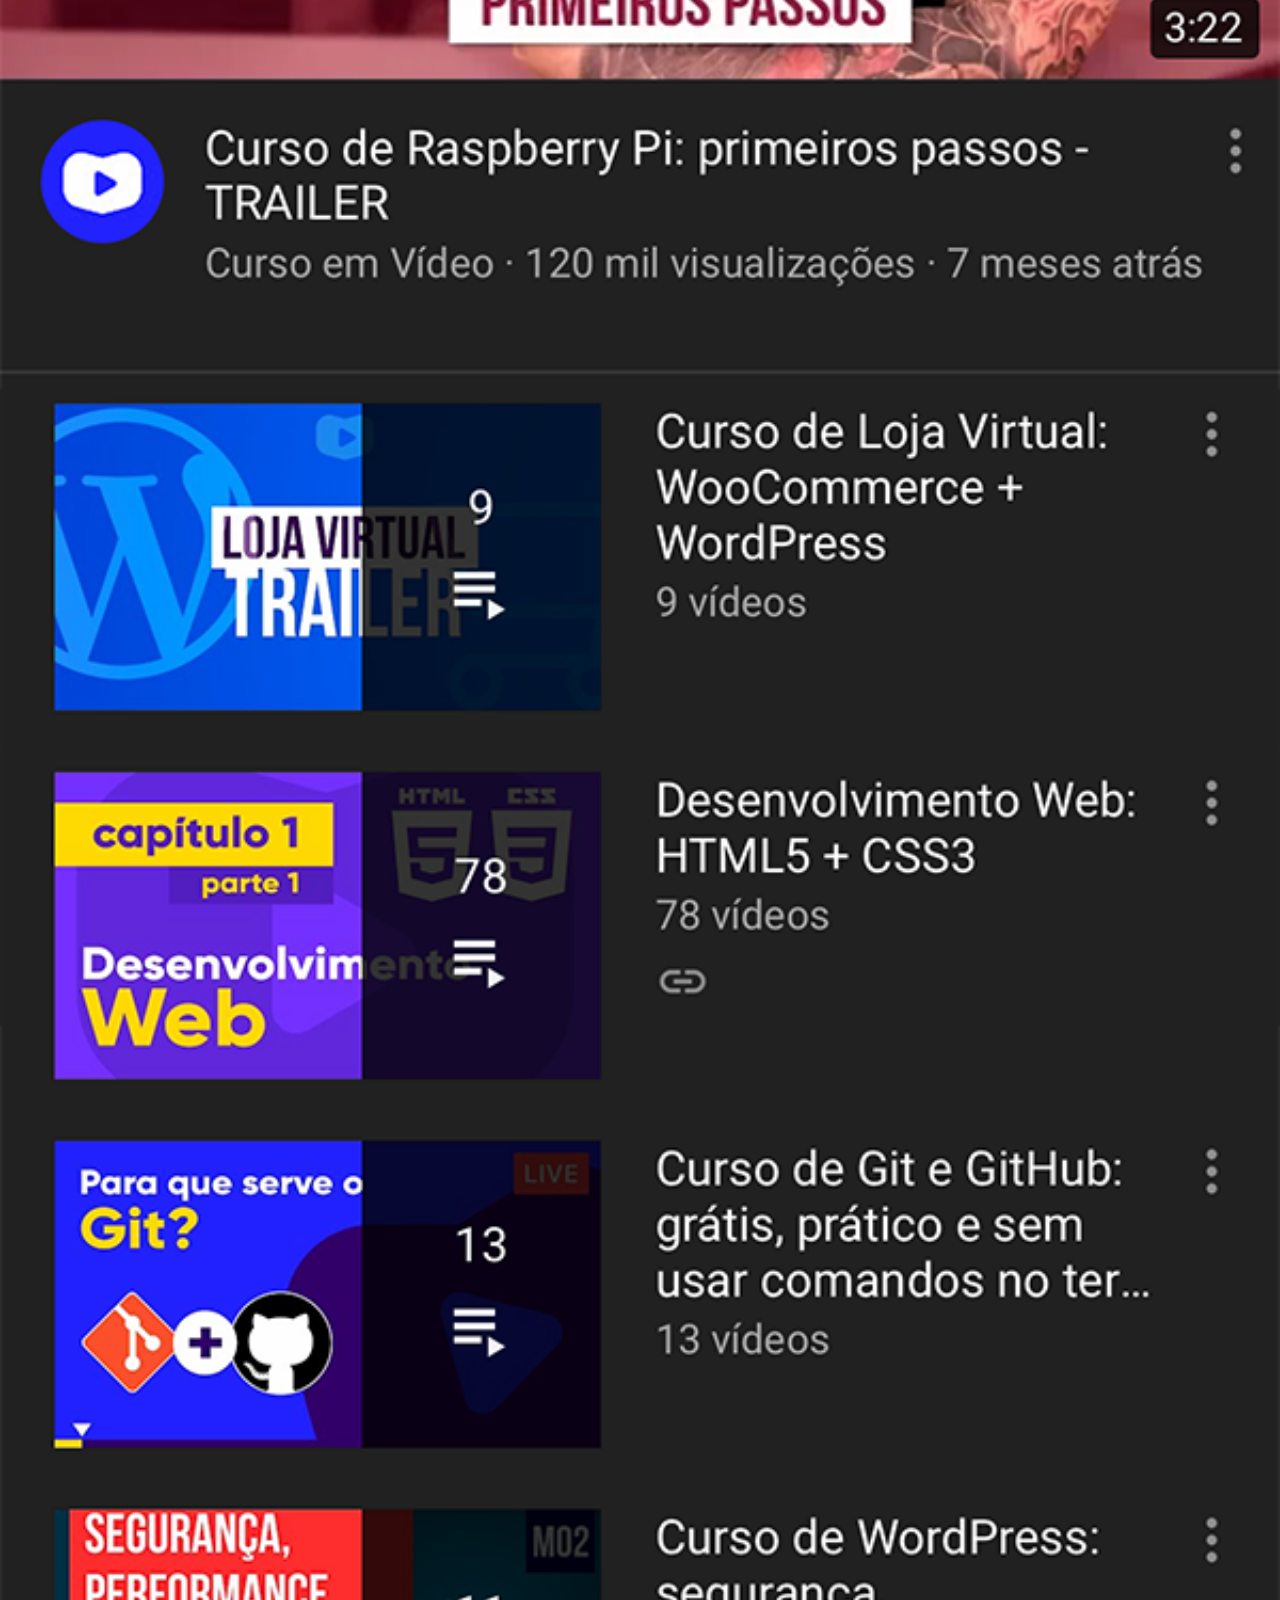
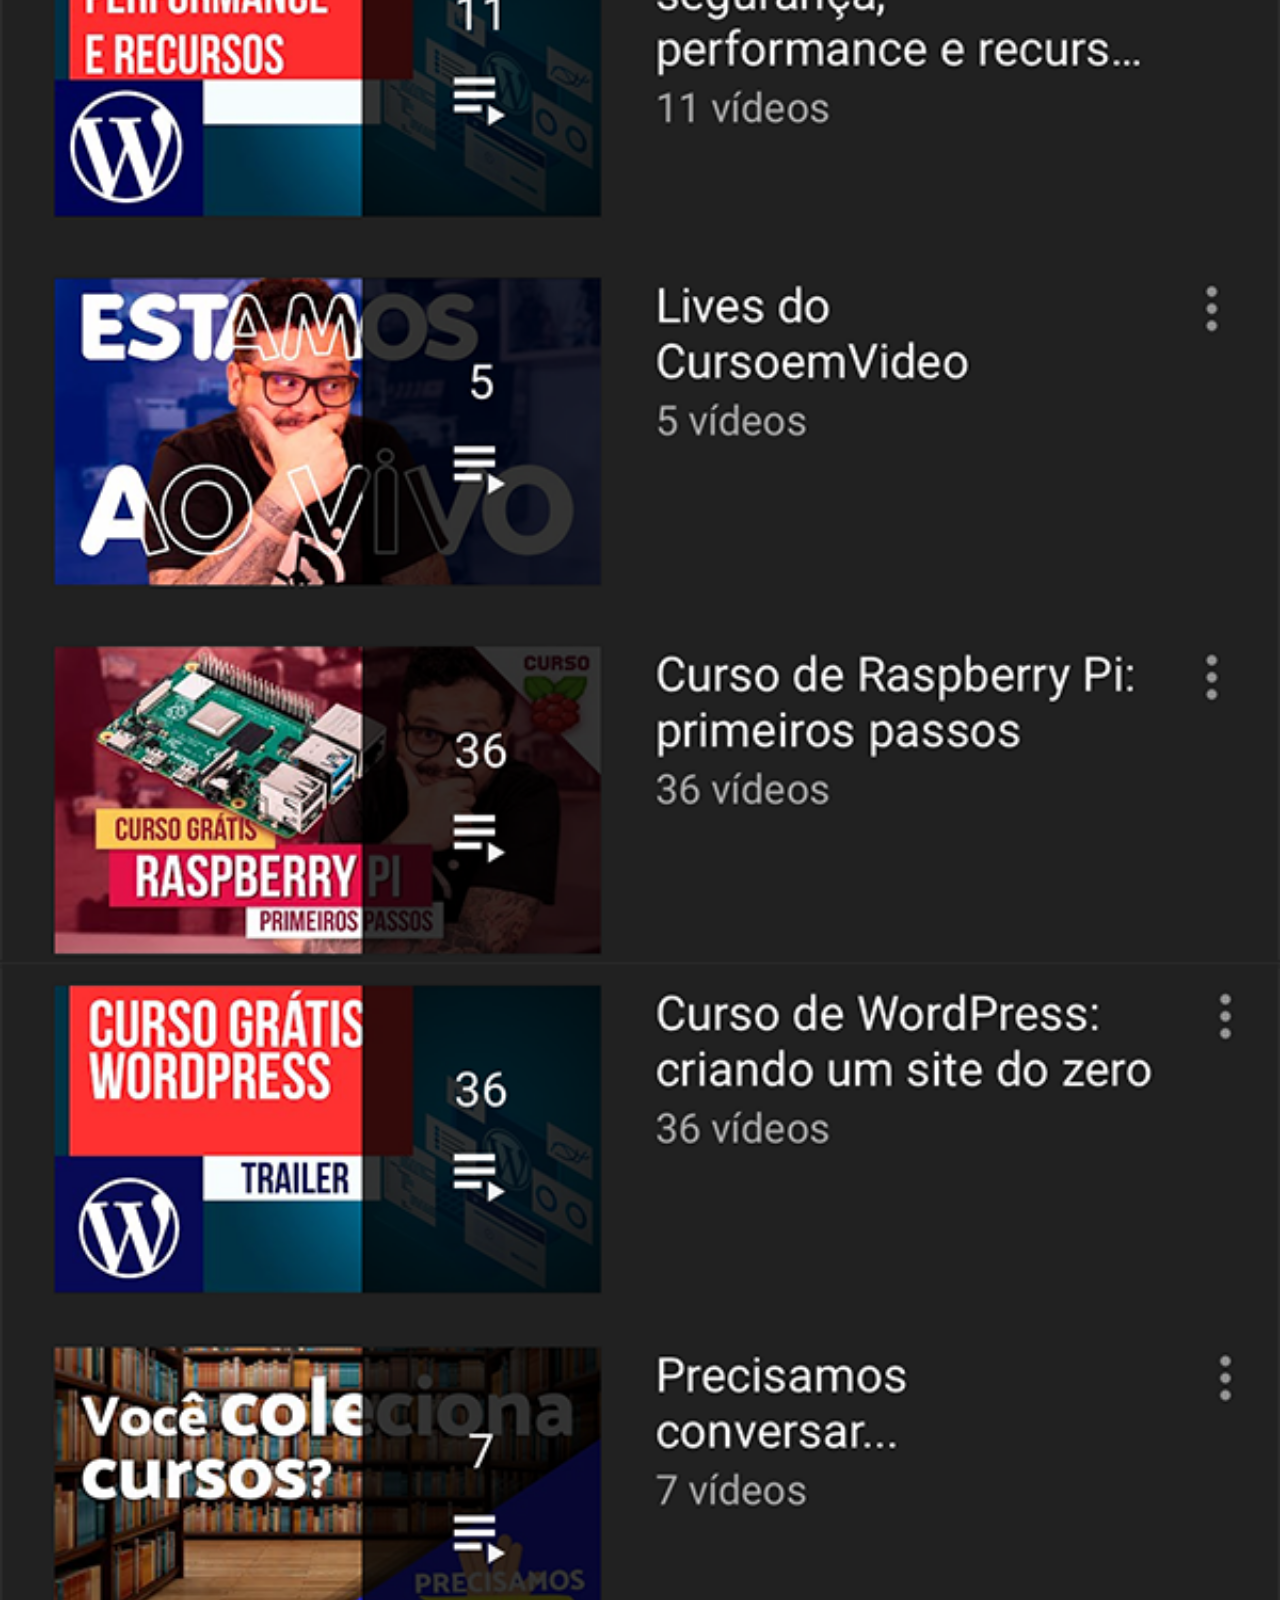
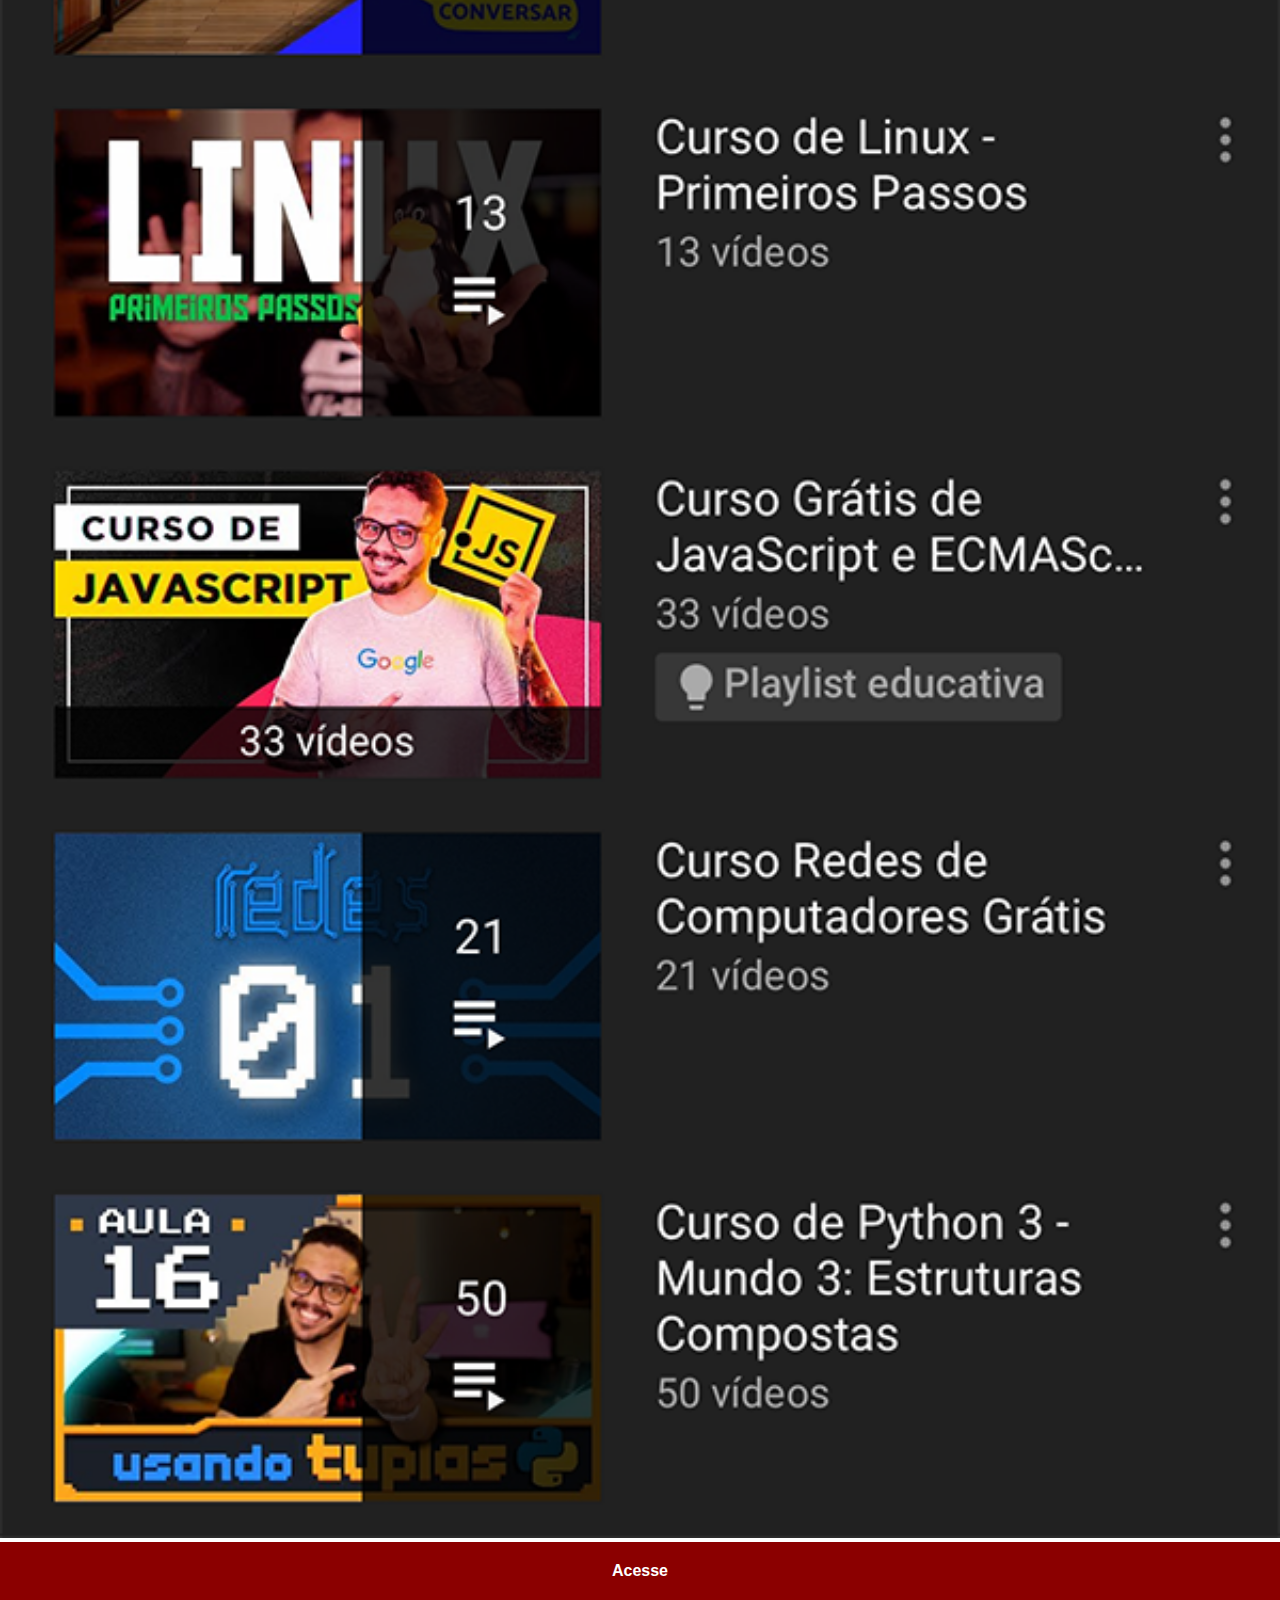
<file: youtube.html>
<!DOCTYPE html>
<html lang="pt-pt">
<head>
    <meta charset="UTF-8">
    <meta name="viewport" content="width=device-width, initial-scale=1.0">
    <title>Youtube</title>
    <link rel="stylesheet" href="estilos/social.css">
</head>
<body>
    <img src="imagens/tela-youtube.png" alt="tela do youtube">
    <a href="https://www.youtube.com/@CursoemVideo/playlists" target="_blank" rel="noopener">Acesse</a>
</body>
</html>
</file>
<file: estilos/style.css>
@charset "UTF-8";

*{
    margin: 0;
    padding: 0;
    font-family: Arial, Helvetica, sans-serif;
    box-sizing: border-box;
}

html, body{
    height: 100vh;
    width: 100vw;
    background-color: black;
}

body{
    background: url(../imagens/fundo-madeira.jpg) fixed no-repeat top/cover;
}

main{
    height: 100vh;
    position: relative;
}

#telefone{
    height: 627px;
    width: 311px;
    position: absolute;
    top: 50%;
    left: 50%;
    transform: translate(-50%, -50%);
    background:  url(../imagens/frame-iphone.png) no-repeat;
}

#tela{
    position: relative;
    top: 80px;
    left: 22px;
    width: 267px;
    height: 472px;
}

#redes-sociais{
    text-align: right;
}

#redes-sociais img{
    width: 50px;
    margin: 10px;
    border-radius: 50%;
    box-shadow: 2px 2px 5px rgba(0, 0, 0, 0.408);
    transition: border 0.2s;
}

#redes-sociais img:hover{
    border: 1px solid rgb(157, 157, 157);
}
</file>
<file: estilos/social.css>
*{
    margin: 0;
    padding: 0;
    box-sizing: border-box;
    font-family: Arial, Helvetica, sans-serif;
}

::-webkit-scrollbar{
    width: 0px;
    height: 0px;
}

img{
    width: 100vw;
}

a{
    display: block;
    background-color: darkred;
    padding: 20px;
    text-align: center;
    color: white;
    text-decoration: none;
    font-weight: bolder;
}
a:hover{
    background-color: red;
}
</file>
